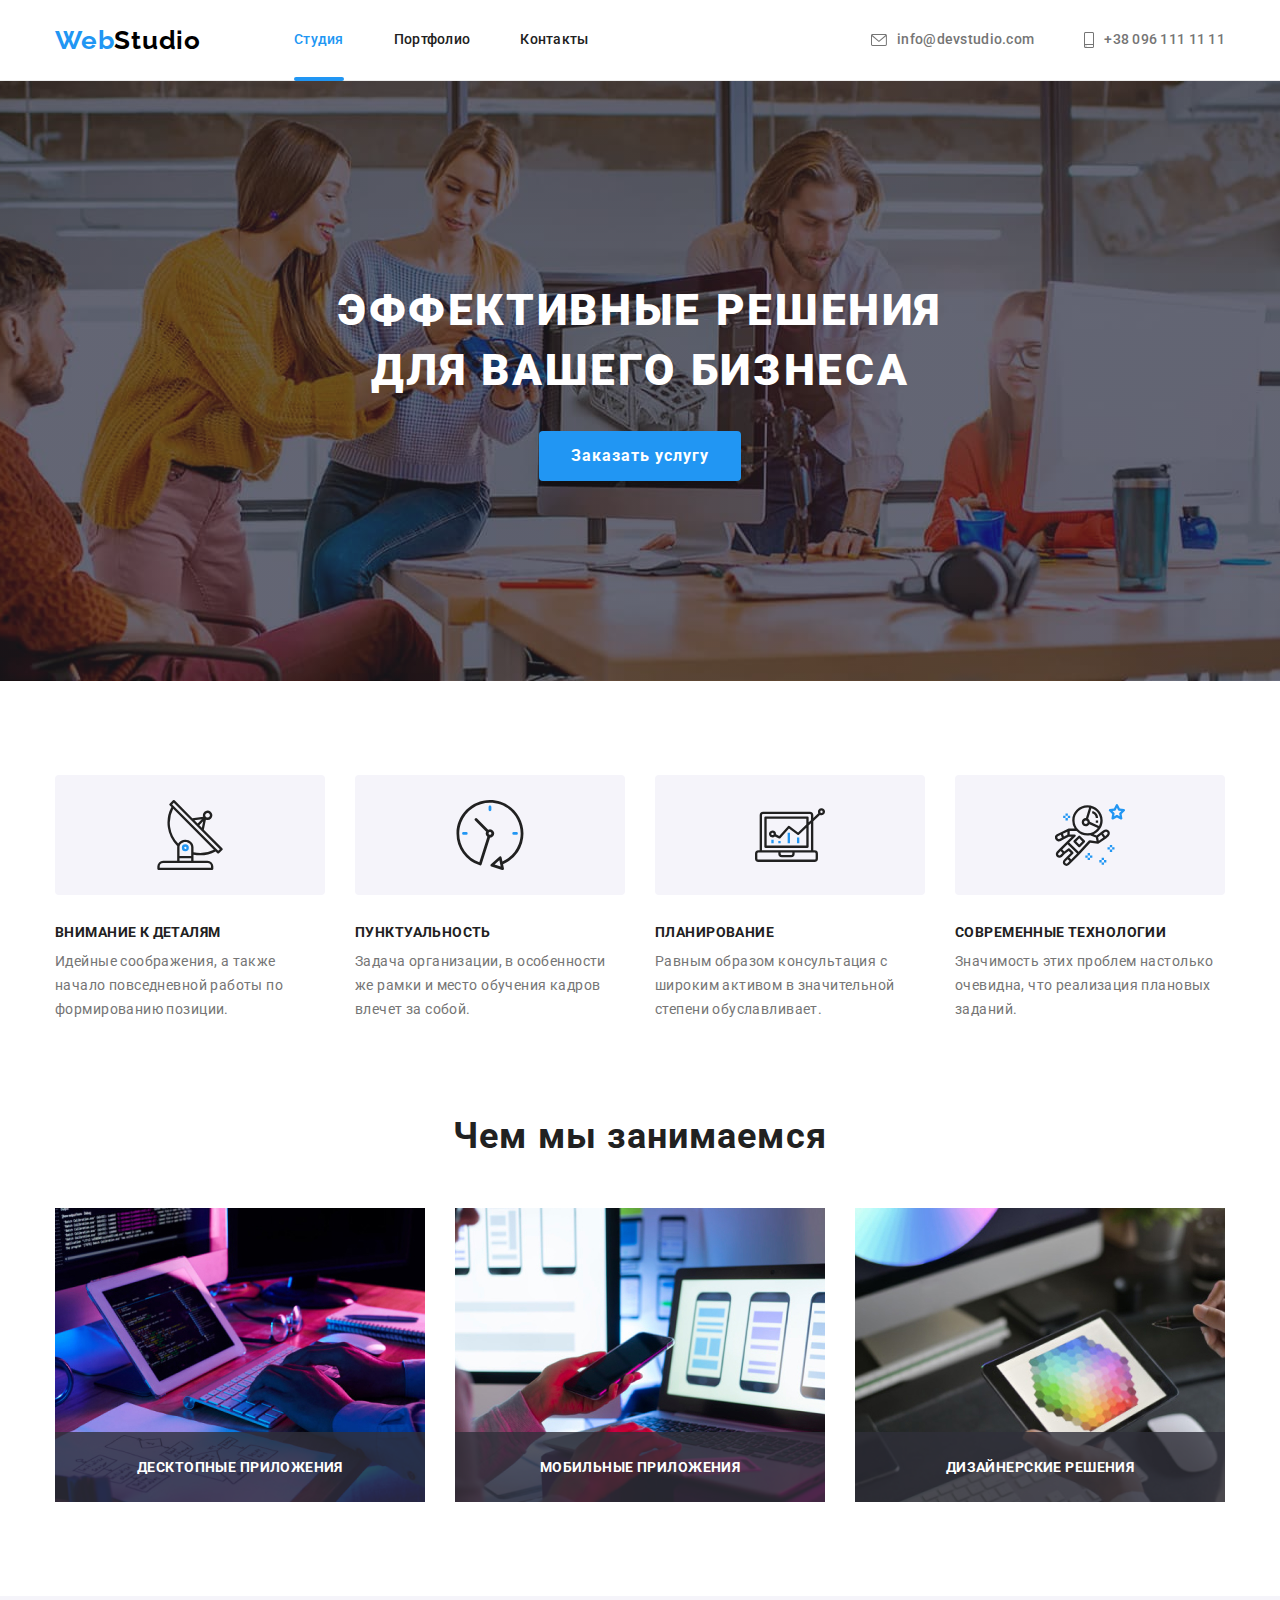
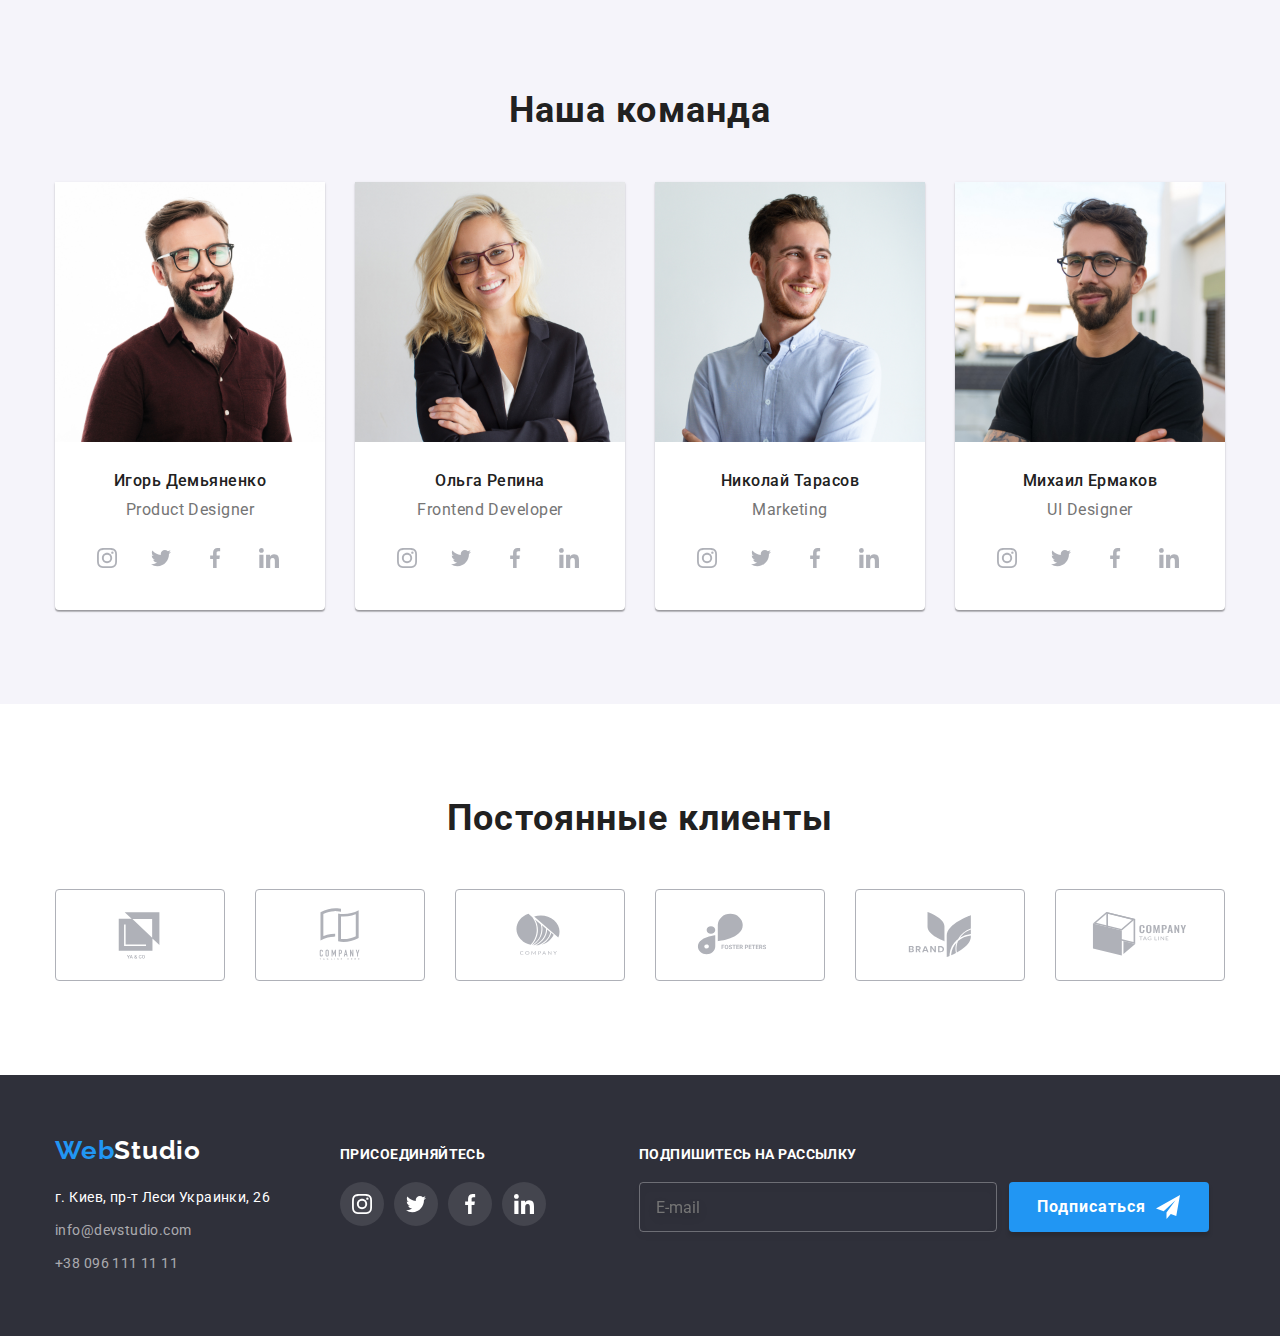
<file: index.html>
<!DOCTYPE html>
<html lang="ru">
  <head>
    <meta charset="UTF-8" />
    <meta http-equiv="X-UA-Compatible" content="IE=edge" />
    <meta name="viewport" content="width=device-width, initial-scale=1.0" />
    <title>WebStudio</title>

    <link rel="preconnect" href="https://fonts.googleapis.com" />
    <link rel="preconnect" href="https://fonts.gstatic.com" crossorigin />
    <link
      href="https://fonts.googleapis.com/css2?family=Raleway:wght@700&family=Roboto:wght@400;500;700;900&display=swap"
      rel="stylesheet"
    />
    <link
      rel="stylesheet"
      href="https://cdn.jsdelivr.net/npm/modern-normalize@1.1.0/modern-normalize.min.css"
    />
    <link rel="stylesheet" href="./css/styles.css" />
  </head>

  <body>
    <!--Шапка страницы-->

    <header class="header">
      <div class="container header-container">
        <a href="./index.html" class="logo-header"
          ><span class="logo-web-color">Web</span>Studio</a
        >
        <!--навигация-->
        <nav class="nav">
          <ul class="site-nav list">
            <li class="nav-list">
              <a href="./index.html" class="link active-link current">Студия</a>
            </li>
            <li class="nav-list">
              <a href="./portfolio.html" class="link">Портфолио</a>
            </li>
            <li class="nav-list"><a href="" class="link">Контакты</a></li>
          </ul>
        </nav>

        <!-----------контакты------------>

        <ul class="list header-group">
          <li class="header-group-list">
            <a
              href="mailto:info@devstudio.com"
              target="_blank"
              rel="noreferrer noopener"
              aria-label="почта"
              class="contact-us-header link"
              ><svg width="16" height="12" class="contact-us-icon">
                <use href="./images-desktop/icons.svg#envelope"></use></svg
              >info@devstudio.com</a
            >
          </li>

          <li class="header-group-list">
            <a
              href="tel:+380961111111"
              target="_blank"
              rel="noreferrer noopener"
              aria-label="телефон"
              class="contact-us-header link"
              ><svg width="10" height="16" class="contact-us-icon">
                <use href="./images-desktop/icons.svg#smartphone"></use></svg
              >+38 096 111 11 11</a
            >
          </li>
        </ul>
      </div>
    </header>

    <!--Основной контент-->

    <main>
      <!--Герой-->
      <section class="section-banner">
        <div class="container">
          <h1 class="banner-text">Эффективные решения для вашего бизнеса</h1>
          <button type="button" class="main-button" data-modal-open>
            Заказать услугу
          </button>
        </div>

        <!--Всплывающее окно при нажатии кнопки-->

        <div class="backdrop is-hidden" data-modal>
          <div class="modal">
            <button class="close-btn" type="button" data-modal-close>
              <svg
                width="18"
                height="18"
                aria-label="Закрыть"
                class="close-icon"
              >
                <use href="./images-desktop/icons.svg#close-black"></use>
              </svg>
            </button>

            <!--Форма заполнения-->
            <form name="order_form" autocomplete="on" class="order_form">
              <p class="modal-text">Оставьте свои данные, мы вам перезвоним</p>
              <div class="form-container">
                <label class="form-label">
                  <span class="order-name">Имя</span>
                  <input
                    type="text"
                    name="user-name"
                    class="form-input"
                    required
                  />
                  <svg width="18" height="18" class="form-icon">
                    <use href="./images-desktop/icons.svg#person-black"></use>
                  </svg>
                </label>

                <label class="form-label">
                  <span class="order-name">Телефон</span>
                  <input
                    type="tel"
                    name="user-tel"
                    class="form-input"
                    required
                  />
                  <svg width="18" height="18" class="form-icon">
                    <use href="./images-desktop/icons.svg#phone-black"></use>
                  </svg>
                </label>

                <label class="form-label">
                  <span class="order-name">Почта</span>
                  <input
                    type="email"
                    name="user-mail"
                    class="form-input"
                    required
                  />
                  <svg width="18" height="18" class="form-icon">
                    <use href="./images-desktop/icons.svg#email-black"></use>
                  </svg>
                </label>

                <label>
                  <span class="order-name">Комментарий</span>
                  <textarea
                    name="user-comment"
                    placeholder="Введите текст"
                    class="form-input-comment"
                    rows="10"
                  ></textarea>
                </label>
              </div>

              <label class="agreement-label">
                
                <input
                  class="agreement-checkbox visually-hidden"
                  type="checkbox"
                  name="checkbox-agreement"
                  checked
                />
                <span class="custom-checkbox" role="checkbox">
                  <svg class="custom-checkbox-icon" width="16" height="15">
                    <use href="./images-desktop/icons.svg#checkbox-ok"></use>
                  </svg>
                </span>

                <span class="agreement-text"
                  >Соглашаюсь с рассылкой и принимаю
                  <a
                    href="https://goit.ua/privacy-policy/"
                    target="_blank"
                    rel="noopener noreferrer"
                    class="agreement-link"
                    >Условия договора</a
                  >
                </span>
              </label>

              <button type="submit" class="modal-btn">Отправить</button>
            </form>
          </div>
        </div>
      </section>

      <!--Преимущества-->

      <section class="section-features">
        <div class="container">
          <h2 aria-hidden="true" class="visually-hidden">Преимущества</h2>
          <ul class="list peculiar-properties-list">
            <li class="peculiar-properties">
              <div class="features-slide">
                <svg class="feature-icon" width="70" height="70">
                  <use href="./images-desktop/icons.svg#antenna"></use>
                </svg>
              </div>
              <h3 class="section-title-list">Внимание к деталям</h3>
              <p class="section-title-description">
                Идейные соображения, а также начало повседневной работы по
                формированию позиции.
              </p>
            </li>

            <li class="peculiar-properties">
              <div class="features-slide">
                <svg class="feature-icon" width="70" height="70">
                  <use href="./images-desktop/icons.svg#clock"></use>
                </svg>
              </div>
              <h3 class="section-title-list">Пунктуальность</h3>
              <p class="section-title-description">
                Задача организации, в особенности же рамки и место обучения
                кадров влечет за собой.
              </p>
            </li>

            <li class="peculiar-properties">
              <div class="features-slide">
                <svg class="feature-icon" width="70" height="70">
                  <use href="./images-desktop/icons.svg#diagram"></use>
                </svg>
              </div>
              <h3 class="section-title-list">Планирование</h3>
              <p class="section-title-description">
                Равным образом консультация с широким активом в значительной
                степени обуславливает.
              </p>
            </li>

            <li class="peculiar-properties">
              <div class="features-slide">
                <svg class="feature-icon" width="70" height="70">
                  <use href="./images-desktop/icons.svg#astronaut"></use>
                </svg>
              </div>
              <h3 class="section-title-list">Современные технологии</h3>
              <p class="section-title-description">
                Значимость этих проблем настолько очевидна, что реализация
                плановых заданий.
              </p>
            </li>
          </ul>
        </div>
      </section>

      <!--Чем мы занимаемся-->

      <section class="section-operation">
        <div class="container">
          <h2>Чем мы занимаемся</h2>
          <ul class="list job-list">
            <li class="job-list-image">
              <p class="job-list-text">Десктопные приложения</p>
              <img
                src="./images-desktop/home/box-1.jpg"
                alt="коробка-1"
                width="370"
              />
            </li>
            <li class="job-list-image">
              <p class="job-list-text">Мобильные приложения</p>
              <img
                src="./images-desktop/home/box-2.jpg"
                alt="коробка-2"
                width="370"
              />
            </li>
            <li class="job-list-image">
              <p class="job-list-text">Дизайнерские решения</p>
              <img
                src="./images-desktop/home/box-3.jpg"
                alt="коробка-3"
                width="370"
              />
            </li>
          </ul>
        </div>
      </section>

      <!--Наша команда-->

      <section class="section-team">
        <div class="container">
          <h2>Наша команда</h2>

          <!--Игорь Демьяненко-->
          <ul class="list team-catalog">
            <li class="team-catalog-list">
              <img
                src="./images-desktop/home/igor.jpg"
                alt="фотография-игоря"
                width="270"
              />
              <div class="worker-name-profession">
                <h3 class="worker-name">Игорь Демьяненко</h3>
                <p class="profession">Product Designer</p>

                <ul class="list icon-list">
                  <li class="icon-enumeration">
                    <a
                      href="https://instagram.com/"
                      target="_blank"
                      rel="noreferrer noopener"
                      aria-label="Instagram icon"
                      class="icon-link"
                    >
                      <svg width="20" height="20" class="employee-icon">
                        <use
                          href="./images-desktop/icons.svg#instagram"
                        ></use></svg
                    ></a>
                  </li>

                  <li class="icon-enumeration">
                    <a
                      href="https://twitter.com/"
                      target="_blank"
                      rel="noreferrer noopener"
                      aria-label="Twitter icon"
                      class="icon-link"
                    >
                      <svg width="20" height="20" class="employee-icon">
                        <use
                          href="./images-desktop/icons.svg#twitter"
                        ></use></svg
                    ></a>
                  </li>

                  <li class="icon-enumeration">
                    <a
                      href="https://facebook.com/"
                      target="_blank"
                      rel="noreferrer noopener"
                      aria-label="Facebook icon"
                      class="icon-link"
                    >
                      <svg width="20" height="20" class="employee-icon">
                        <use
                          href="./images-desktop/icons.svg#facebook"
                        ></use></svg
                    ></a>
                  </li>

                  <li class="icon-enumeration">
                    <a
                      href="https://linkedin.com/"
                      target="_blank"
                      rel="noreferrer noopener"
                      aria-label="Linkedin icon"
                      class="icon-link"
                    >
                      <svg width="20" height="20" class="employee-icon">
                        <use
                          href="./images-desktop/icons.svg#linkedin"
                        ></use></svg
                    ></a>
                  </li>
                </ul>
              </div>
            </li>

            <!--Ольга Репина-->
            <li class="team-catalog-list">
              <img
                src="./images-desktop/home/olga.jpg"
                alt="фотография-ольги"
                width="270"
              />
              <div class="worker-name-profession">
                <h3 class="worker-name">Ольга Репина</h3>
                <p class="profession">Frontend Developer</p>

                <ul class="list icon-list">
                  <li class="icon-enumeration">
                    <a
                      href="https://instagram.com/"
                      target="_blank"
                      rel="noreferrer noopener"
                      aria-label="Instagram icon"
                      class="icon-link"
                    >
                      <svg width="20" height="20" class="employee-icon">
                        <use
                          href="./images-desktop/icons.svg#instagram"
                        ></use></svg
                    ></a>
                  </li>

                  <li class="icon-enumeration">
                    <a
                      href="https://twitter.com/"
                      target="_blank"
                      rel="noreferrer noopener"
                      aria-label="Twitter icon"
                      class="icon-link"
                    >
                      <svg width="20" height="20" class="employee-icon">
                        <use
                          href="./images-desktop/icons.svg#twitter"
                        ></use></svg
                    ></a>
                  </li>

                  <li class="icon-enumeration">
                    <a
                      href="https://facebook.com/"
                      target="_blank"
                      rel="noreferrer noopener"
                      aria-label="Facebook icon"
                      class="icon-link"
                    >
                      <svg width="20" height="20" class="employee-icon">
                        <use
                          href="./images-desktop/icons.svg#facebook"
                        ></use></svg
                    ></a>
                  </li>

                  <li class="icon-enumeration">
                    <a
                      href="https://linkedin.com/"
                      target="_blank"
                      rel="noreferrer noopener"
                      aria-label="Linkedin icon"
                      class="icon-link"
                    >
                      <svg width="20" height="20" class="employee-icon">
                        <use
                          href="./images-desktop/icons.svg#linkedin"
                        ></use></svg
                    ></a>
                  </li>
                </ul>
              </div>
            </li>

            <!--Николай Тарасов-->
            <li class="team-catalog-list">
              <img
                src="./images-desktop/home/nikolya.jpg"
                alt="фотография-николая"
                width="270"
              />
              <div class="worker-name-profession">
                <h3 class="worker-name">Николай Тарасов</h3>
                <p class="profession">Marketing</p>

                <ul class="list icon-list">
                  <li class="icon-enumeration">
                    <a
                      href="https://instagram.com/"
                      target="_blank"
                      rel="noreferrer noopener"
                      aria-label="Instagram icon"
                      class="icon-link"
                    >
                      <svg width="20" height="20" class="employee-icon">
                        <use
                          href="./images-desktop/icons.svg#instagram"
                        ></use></svg
                    ></a>
                  </li>

                  <li class="icon-enumeration">
                    <a
                      href="https://twitter.com/"
                      target="_blank"
                      rel="noreferrer noopener"
                      aria-label="Twitter icon"
                      class="icon-link"
                    >
                      <svg width="20" height="20" class="employee-icon">
                        <use
                          href="./images-desktop/icons.svg#twitter"
                        ></use></svg
                    ></a>
                  </li>

                  <li class="icon-enumeration">
                    <a
                      href="https://facebook.com/"
                      target="_blank"
                      rel="noreferrer noopener"
                      aria-label="Facebook icon"
                      class="icon-link"
                    >
                      <svg width="20" height="20" class="employee-icon">
                        <use
                          href="./images-desktop/icons.svg#facebook"
                        ></use></svg
                    ></a>
                  </li>

                  <li class="icon-enumeration">
                    <a
                      href="https://linkedin.com/"
                      target="_blank"
                      rel="noreferrer noopener"
                      aria-label="Linkedin icon"
                      class="icon-link"
                    >
                      <svg width="20" height="20" class="employee-icon">
                        <use
                          href="./images-desktop/icons.svg#linkedin"
                        ></use></svg
                    ></a>
                  </li>
                </ul>
              </div>
            </li>

            <!--Михаил Ермаков-->
            <li class="team-catalog-list">
              <img
                src="./images-desktop/home/michael.jpg"
                alt="фотография-михаила"
                width="270"
              />
              <div class="worker-name-profession">
                <h3 class="worker-name">Михаил Ермаков</h3>
                <p class="profession">UI Designer</p>

                <ul class="list icon-list">
                  <li class="icon-enumeration">
                    <a
                      href="https://instagram.com/"
                      target="_blank"
                      rel="noreferrer noopener"
                      aria-label="Instagram icon"
                      class="icon-link"
                    >
                      <svg width="20" height="20" class="employee-icon">
                        <use
                          href="./images-desktop/icons.svg#instagram"
                        ></use></svg
                    ></a>
                  </li>

                  <li class="icon-enumeration">
                    <a
                      href="https://twitter.com/"
                      target="_blank"
                      rel="noreferrer noopener"
                      aria-label="Twitter icon"
                      class="icon-link"
                    >
                      <svg width="20" height="20" class="employee-icon">
                        <use
                          href="./images-desktop/icons.svg#twitter"
                        ></use></svg
                    ></a>
                  </li>

                  <li class="icon-enumeration">
                    <a
                      href="https://facebook.com/"
                      target="_blank"
                      rel="noreferrer noopener"
                      aria-label="Facebook icon"
                      class="icon-link"
                    >
                      <svg width="20" height="20" class="employee-icon">
                        <use
                          href="./images-desktop/icons.svg#facebook"
                        ></use></svg
                    ></a>
                  </li>

                  <li class="icon-enumeration">
                    <a
                      href="https://linkedin.com/"
                      target="_blank"
                      rel="noreferrer noopener"
                      aria-label="Linkedin icon"
                      class="icon-link"
                    >
                      <svg width="20" height="20" class="employee-icon">
                        <use
                          href="./images-desktop/icons.svg#linkedin"
                        ></use></svg
                    ></a>
                  </li>
                </ul>
              </div>
            </li>
          </ul>
        </div>
      </section>

      <!--Постоянные клиенты-->
      <section class="section-clients">
        <div class="container">
          <h2>Постоянные клиенты</h2>
          <ul class="list regular-clients">
            <li class="clients-list">
              <a
                href=""
                target="_blank"
                rel="noreferrer noopener"
                aria-label="иконка компании"
                class="clients-link"
              >
                <svg width="106" height="60">
                  <use href="./images-desktop/icons.svg#logo"></use></svg
              ></a>
            </li>

            <li class="clients-list">
              <a
                href=""
                target="_blank"
                rel="noreferrer noopener"
                aria-label="иконка компании"
                class="clients-link"
              >
                <svg width="106" height="60">
                  <use href="./images-desktop/icons.svg#logo-1"></use></svg
              ></a>
            </li>

            <li class="clients-list">
              <a
                href=""
                target="_blank"
                rel="noreferrer noopener"
                aria-label="иконка компании"
                class="clients-link"
              >
                <svg width="106" height="60">
                  <use href="./images-desktop/icons.svg#logo-2"></use></svg
              ></a>
            </li>

            <li class="clients-list">
              <a
                href=""
                target="_blank"
                rel="noreferrer noopener"
                aria-label="иконка компании"
                class="clients-link"
              >
                <svg width="106" height="60">
                  <use href="./images-desktop/icons.svg#logo-3"></use></svg
              ></a>
            </li>

            <li class="clients-list">
              <a
                href=""
                target="_blank"
                rel="noreferrer noopener"
                aria-label="иконка компании"
                class="clients-link"
              >
                <svg width="106" height="60">
                  <use href="./images-desktop/icons.svg#logo-4"></use></svg
              ></a>
            </li>

            <li class="clients-list">
              <a
                href=""
                target="_blank"
                rel="noreferrer noopener"
                aria-label="иконка компании"
                class="clients-link"
              >
                <svg width="106" height="60">
                  <use href="./images-desktop/icons.svg#logo-5"></use></svg
              ></a>
            </li>
          </ul>
        </div>
      </section>
    </main>

    <!--Подвал-->
    <footer class="footer">
      <div class="container footer-container">
        <div class="footer-left-side">
          <a href="./index.html" class="logo-footer"
            ><span class="logo-web-color">Web</span>Studio</a
          >
          <!--контакты-->
          <address>
            <ul class="list">
              <li class="address-list">
                <a
                  href="https://goo.gl/maps/LPEJVMpC73GCGw6BA"
                  class="address-country"
                  >г. Киев, пр-т Леси Украинки, 26</a
                >
              </li>
              <li class="address-list">
                <a href="mailto:info@devstudio.com" class="contact-us-footer"
                  >info@devstudio.com</a
                >
              </li>
              <li class="address-list">
                <a href="tel:+380961111111" class="contact-us-footer"
                  >+38 096 111 11 11</a
                >
              </li>
            </ul>
          </address>
        </div>

        <div class="footer-right-side">
          <h4 class="footer-invite">присоединяйтесь</h4>
          <ul class="list footer-icons">
            <li class="footer-list">
              <a
                href="https://instagram.com/"
                target="_blank"
                rel="noreferrer noopener"
                aria-label="Instagram icon"
                class="footer-link"
              >
                <svg width="20" height="20">
                  <use href="./images-desktop/icons.svg#instagram"></use></svg
              ></a>
            </li>

            <li class="footer-list">
              <a
                href="https://twitter.com/"
                target="_blank"
                rel="noreferrer noopener"
                aria-label="Twitter icon"
                class="footer-link"
              >
                <svg width="20" height="20">
                  <use href="./images-desktop/icons.svg#twitter"></use></svg
              ></a>
            </li>

            <li class="footer-list">
              <a
                href="https://facebook.com/"
                target="_blank"
                rel="noreferrer noopener"
                aria-label="Facebook icon"
                class="footer-link"
              >
                <svg width="20" height="20">
                  <use href="./images-desktop/icons.svg#facebook"></use></svg
              ></a>
            </li>

            <li class="footer-list">
              <a
                href="https://linkedin.com/"
                target="_blank"
                rel="noreferrer noopener"
                aria-label="Linkedin icon"
                class="footer-link"
              >
                <svg width="20" height="20">
                  <use href="./images-desktop/icons.svg#linkedin"></use></svg
              ></a>
            </li>
          </ul>
        </div>

        <div class="footer-form">
          <h4 class="footer-invite">Подпишитесь на рассылку</h4>
          <form class="mail-form" name="mail-form" autocomplete="on" novalidate>
            <input
              class="mail-form-input"
              type="email"
              name="user-mail"
              placeholder="E-mail"
            />
            <button class="mail-form-button" type="submit">
              Подписаться<svg class="footer-icon" width="24" height="24">
                <use href="./images-desktop/icons.svg#icon-send"></use>
              </svg>
            </button>
          </form>
        </div>
      </div>
    </footer>

    <script src="./js/modal.js"></script>
  </body>
</html>
</file>
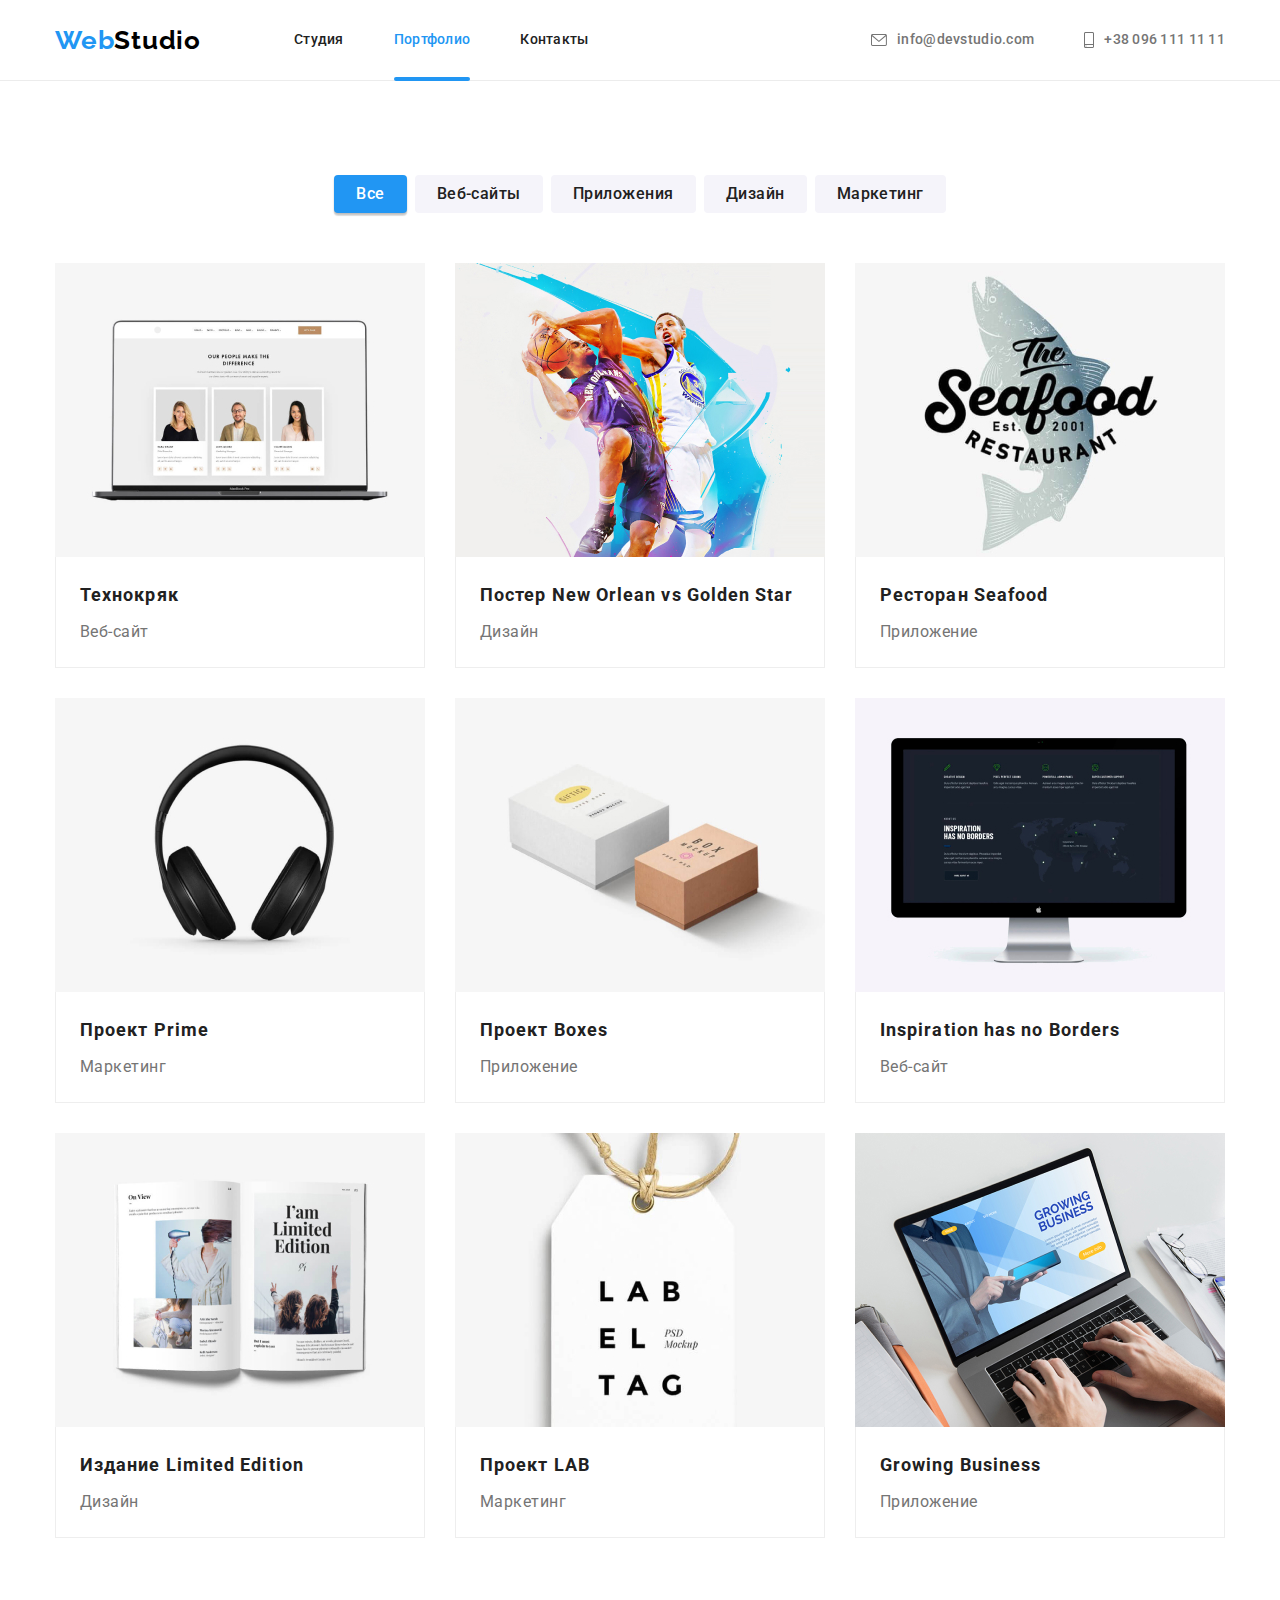
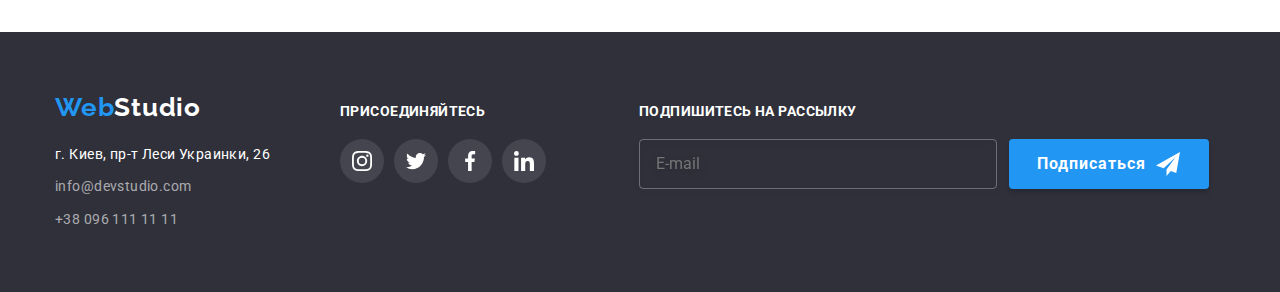
<file: portfolio.html>
<!DOCTYPE html>
<html lang="en">
  <head>
    <meta charset="UTF-8" />
    <meta http-equiv="X-UA-Compatible" content="IE=edge" />
    <meta name="viewport" content="width=device-width, initial-scale=1.0" />
    <title>WebStudio</title>

    <link rel="preconnect" href="https://fonts.googleapis.com" />
    <link rel="preconnect" href="https://fonts.gstatic.com" crossorigin />
    <link
      href="https://fonts.googleapis.com/css2?family=Raleway:wght@700&family=Roboto:wght@400;500;700;900&display=swap"
      rel="stylesheet"
    />

    <link
      rel="stylesheet"
      href="https://cdn.jsdelivr.net/npm/modern-normalize@1.1.0/modern-normalize.min.css"
    />
    <link rel="stylesheet" href="./css/styles.css">
  </head>

  <body>

    <!--Шапка страницы-->
    <header class="header">
      <div class="container header-container">
          <a href="./portfolio.html" class="logo-header"
            ><span class="logo-web-color">Web</span>Studio</a>
       <!--навигация-->     
          <nav class="nav">
          <ul class="site-nav list">
            <li class="nav-list"><a href="./index.html" class="link">Студия</a></li>
            <li class="nav-list"><a href="./portfolio.html" class="link active-link current">Портфолио</a></li>
            <li class="nav-list"><a href="" class="link">Контакты</a></li>
          </ul>
        </nav>
  
        <!------------контакты------------>
        <ul class="list header-group">
          <li class="header-group-list">
            <a href="mailto:info@devstudio.com" target="_blank" rel="noreferrer noopener" aria-label="почта" class="contact-us-header link"
              ><svg width="16" height="12" class="contact-us-icon">
                <use href="./images-desktop/icons.svg#envelope"></use>
              </svg>info@devstudio.com</a>
          </li>
  
          <li class="header-group-list">
            <a href="tel:+380961111111" target="_blank" rel="noreferrer noopener" aria-label="телефон" class="contact-us-header link"><svg width="10" height="16" class="contact-us-icon">
              <use href="./images-desktop/icons.svg#smartphone"></use>
            </svg>+38 096 111 11 11</a>
          </li>
        </ul>
      </div>
      </header>

<!--Портфолио-->
    <main>
      <!--Кнопки-->
      <section class="section-portfolio">
        <div class="container">
        <ul class="list button-list">
          <li class="item">
            <button type="button" class="portfolio-button active-button">
              Все
            </button>
          </li>
          <li class="item">
            <button type="button" class="portfolio-button">Веб-сайты</button>
          </li>
          <li class="item">
            <button type="button" class="portfolio-button">Приложения</button>
          </li>
          <li class="item"><button type="button" class="portfolio-button">Дизайн</button></li>
          <li class="item">
            <button type="button" class="portfolio-button">Маркетинг</button>
          </li>
        </ul>

        <!--Иконки фото-->
        <ul class="list projects-box">
          <li class="projects-box-list">
            <a href="" class="projects-box-link">
              <div class="overlay">
                <img src="./images-desktop/portfolio/box-1.jpg" alt="коробка-1" width="370" />
                <p class="projects-box-description">Ресурс предлагает комплексные предложения с разным уровнем функционала и сервисов. Все это позволит посетителю получить исчерпывающие сведения <br> о компании или частном лице.</p>
            </div>
              <div class="portfolio-list">
              <h3 class="text-title">Технокряк</h3>
              <p class="text-title-under">Веб-сайт</p>
            </div>
          </a> 
          </li>

          <li class="projects-box-list">
            <a href="" class="projects-box-link">
              <div class="overlay">
                <img src="./images-desktop/portfolio/box-2.jpg" alt="коробка-2" width="370" />
                <p class="projects-box-description">Ресурс предлагает комплексные предложения с разным уровнем функционала и сервисов. Все это позволит посетителю получить исчерпывающие сведения <br> о компании или частном лице.</p>
              </div>
              <div class="portfolio-list">
              <h3 class="text-title">Постер New Orlean vs Golden Star</h3>
              <p class="text-title-under">Дизайн</p>
            </div>
              </a>
          </li>

          <li class="projects-box-list">
            <a href="" class="projects-box-link">
              <div class="overlay">
                <img src="./images-desktop/portfolio/box-3.jpg" alt="коробка-3" width="370" />
              <p class="projects-box-description">Ресурс предлагает комплексные предложения с разным уровнем функционала и сервисов. Все это позволит посетителю получить исчерпывающие сведения <br> о компании или частном лице.</p>
            </div>
              <div class="portfolio-list">
              <h3 class="text-title">Ресторан Seafood</h3>
              <p class="text-title-under">Приложение</p>
            </div>
            </a>
          </li>

          <li class="projects-box-list">
            <a href="" class="projects-box-link">
              <div class="overlay">
                <img src="./images-desktop/portfolio/box-4.jpg" alt="коробка-4" width="370" />
              <p class="projects-box-description">Ресурс предлагает комплексные предложения с разным уровнем функционала и сервисов. Все это позволит посетителю получить исчерпывающие сведения <br> о компании или частном лице.</p>
            </div>
              <div class="portfolio-list">
              <h3 class="text-title">Проект Prime</h3>
              <p class="text-title-under">Маркетинг</p>
            </div>
            </a>
          </li>

          <li class="projects-box-list">
            <a href="" class="projects-box-link">
              <div class="overlay">
                <img src="./images-desktop/portfolio/box-5.jpg" alt="коробка-5" width="370" />
              <p class="projects-box-description">Ресурс предлагает комплексные предложения с разным уровнем функционала и сервисов. Все это позволит посетителю получить исчерпывающие сведения <br> о компании или частном лице.</p>
            </div>
              <div class="portfolio-list">
              <h3 class="text-title">Проект Boxes</h3>
              <p class="text-title-under">Приложение</p>
            </div>
            </a>
          </li>

          <li class="projects-box-list">
            <a href="" class="projects-box-link">
              <div class="overlay">
                <img src="./images-desktop/portfolio/box-6.jpg" alt="коробка-6" width="370" />
              <p class="projects-box-description">Ресурс предлагает комплексные предложения с разным уровнем функционала и сервисов. Все это позволит посетителю получить исчерпывающие сведения <br> о компании или частном лице.</p>
            </div>
              <div class="portfolio-list">
              <h3 class="text-title">Inspiration has no Borders</h3>
              <p class="text-title-under">Веб-сайт</p>
          </div>
        </a>
          </li>

          <li class="projects-box-list">
            <a href="" class="projects-box-link">
              <div class="overlay">
                <img src="./images-desktop/portfolio/box-7.jpg" alt="коробка-7" width="370" />
              <p class="projects-box-description">Ресурс предлагает комплексные предложения с разным уровнем функционала и сервисов. Все это позволит посетителю получить исчерпывающие сведения <br> о компании или частном лице.</p>
            </div>
              <div class="portfolio-list">
              <h3 class="text-title">Издание Limited Edition</h3>
              <p class="text-title-under">Дизайн</p>
            </div>
          </a>
          </li>

          <li class="projects-box-list">
            <a href="" class="projects-box-link">
              <div class="overlay">
                <img src="./images-desktop/portfolio/box-8.jpg" alt="коробка-8" width="370" />
              <p class="projects-box-description">Ресурс предлагает комплексные предложения с разным уровнем функционала и сервисов. Все это позволит посетителю получить исчерпывающие сведения <br> о компании или частном лице.</p>
            </div>
              <div class="portfolio-list">
              <h3 class="text-title">Проект LAB</h3>
              <p class="text-title-under">Маркетинг</p>
            </div>
          </a>
          </li>

          <li class="projects-box-list">
            <a href="" class="projects-box-link">
              <div class="overlay">
                <img src="./images-desktop/portfolio/box-9.jpg" alt="коробка-9" width="370" />
              <p class="projects-box-description">Ресурс предлагает комплексные предложения с разным уровнем функционала и сервисов. Все это позволит посетителю получить исчерпывающие сведения <br> о компании или частном лице.</p>
            </div>
              <div class="portfolio-list">
              <h3 class="text-title">Growing Business</h3>
              <p class="text-title-under">Приложение</p>
            </div>
          </a>
          </li>
        </ul>
      </div>
      </section>
    </main>

    <!--Подвал-->
    <footer class="footer">   

      <div class="container footer-container">
        <div class="footer-left-side">
        <a href="./index.html" class="logo-footer"
          ><span class="logo-web-color">Web</span>Studio</a
        >
        <!--контакты-->
        <address>
          <ul class="list">
            <li class="address-list">
              <a href="https://goo.gl/maps/LPEJVMpC73GCGw6BA" class="address-country"
                >г. Киев, пр-т Леси Украинки, 26</a
              >
            </li>
            <li class="address-list"><a href="mailto:info@devstudio.com" class="contact-us-footer">info@devstudio.com</a></li>
            <li class="address-list"><a href="tel:+380961111111" class="contact-us-footer">+38 096 111 11 11</a></li>
          </ul>
        </address>
      </div>
        
        <div class="footer-right-side">
          <h4 class="footer-invite">присоединяйтесь</h4>
          <ul class="list footer-icons">
            <li class="footer-list">
              <a href="https://instagram.com/" target="_blank" rel="noreferrer noopener" aria-label="Instagram icon" class="footer-link">
                <svg width="20" height="20">
                  <use href="./images-desktop/icons.svg#instagram">
                  </use>
                </svg></a>
          </li>
    
          <li class="footer-list">
            <a href="https://twitter.com/" target="_blank" rel="noreferrer noopener" aria-label="Twitter icon" class="footer-link">
              <svg width="20" height="20">
                <use href="./images-desktop/icons.svg#twitter">
                </use>
              </svg></a>
          </li>
    
          <li class="footer-list">
            <a href="https://facebook.com/" target="_blank" rel="noreferrer noopener" aria-label="Facebook icon" class="footer-link">
              <svg width="20" height="20">
                <use href="./images-desktop/icons.svg#facebook">
                </use>
              </svg></a>
          </li>
    
          <li class="footer-list">
            <a href="https://linkedin.com/" target="_blank" rel="noreferrer noopener" aria-label="Linkedin icon" class="footer-link">
              <svg width="20" height="20">
                <use href="./images-desktop/icons.svg#linkedin">
                </use>
              </svg></a>
          </li>
        </ul>
        </div>
  
        <div class="footer-form">
          <h4 class="footer-invite">Подпишитесь на рассылку</h4>
            <form class="mail-form" name="mail-form" autocomplete="on" novalidate>
              <input class="mail-form-input" type="email" name="mail" placeholder="E-mail">
              <button class="mail-form-button" type="submit">Подписаться<svg class="footer-icon" width="24" height="24">
                      <use href="./images-desktop/icons.svg#icon-send"></use>
                  </svg></button>
          </form>
      </div>
  
      </div>
        </footer>

      <!-- <svg width="" height="">
        <use href=""></use>
      </svg> -->

  </body>
</html>
</file>
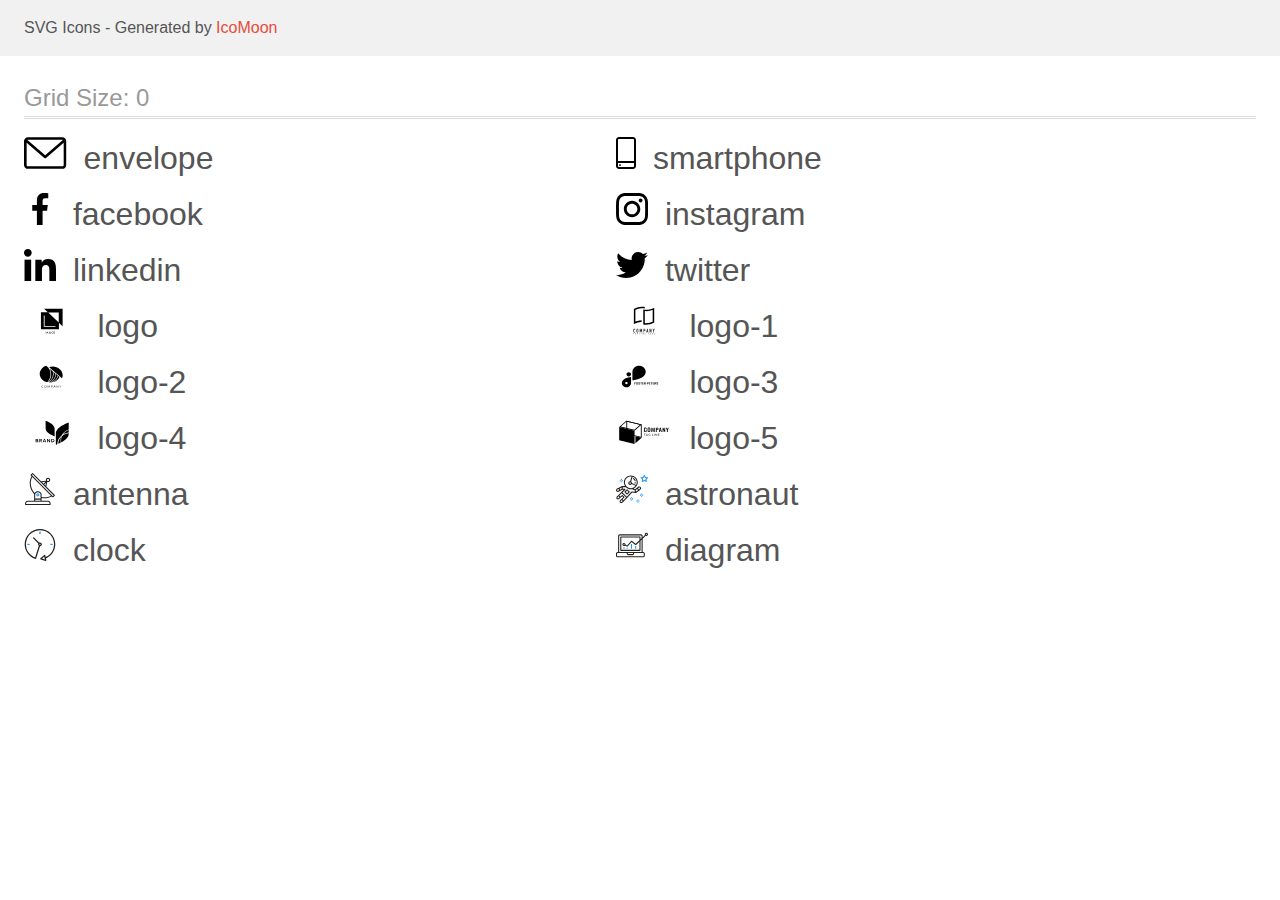
<file: images-desktop/icons-svg/icomoon/demo.html>
<!doctype html>
<html>
<head>
    <title>IcoMoon - SVG Icons</title>
    <meta charset="utf-8">
    <meta name="viewport" content="width=device-width, initial-scale=1">
    <link rel="stylesheet" href="demo-files/demo.css">
    <link rel="stylesheet" href="style.css">
</head>
<body>
<svg aria-hidden="true" style="position: absolute; width: 0; height: 0; overflow: hidden;" version="1.1" xmlns="http://www.w3.org/2000/svg" xmlns:xlink="http://www.w3.org/1999/xlink">
<defs>
<symbol id="envelope" viewBox="0 0 43 32">
<path d="M38.667 0h-34.667c-2.206 0-4 1.794-4 4v24c0 2.206 1.794 4 4 4h34.667c2.206 0 4-1.794 4-4v-24c0-2.206-1.794-4-4-4zM38.667 2.667c0.181 0 0.353 0.038 0.511 0.103l-17.844 15.466-17.844-15.466c0.158-0.066 0.33-0.103 0.511-0.103h34.667zM38.667 29.333h-34.667c-0.736 0-1.333-0.598-1.333-1.333v-22.413l17.793 15.421c0.251 0.217 0.563 0.326 0.874 0.326s0.622-0.108 0.874-0.326l17.793-15.421v22.413c0 0.736-0.598 1.333-1.333 1.333z"></path>
</symbol>
<symbol id="smartphone" viewBox="0 0 20 32">
<path d="M17 0h-14c-1.654 0-3 1.346-3 3v26c0 1.654 1.346 3 3 3h14c1.654 0 3-1.346 3-3v-26c0-1.654-1.346-3-3-3zM3 2h14c0.552 0 1 0.448 1 1v21h-16v-21c0-0.552 0.448-1 1-1zM17 30h-14c-0.552 0-1-0.448-1-1v-3h16v3c0 0.552-0.448 1-1 1z"></path>
<path d="M4.707 27.478c0.391 0.365 0.391 0.956 0 1.321s-1.024 0.365-1.414 0c-0.391-0.365-0.391-0.956 0-1.321s1.024-0.365 1.414 0z"></path>
</symbol>
<symbol id="facebook" viewBox="0 0 32 32">
<path d="M21.329 5.313h2.921v-5.088c-0.504-0.069-2.237-0.225-4.256-0.225-4.212 0-7.097 2.649-7.097 7.519v4.481h-4.648v5.688h4.648v14.312h5.699v-14.311h4.46l0.708-5.688h-5.169v-3.919c0.001-1.644 0.444-2.769 2.735-2.769z"></path>
</symbol>
<symbol id="instagram" viewBox="0 0 32 32">
<path d="M31.969 9.408c-0.075-1.7-0.35-2.869-0.744-3.882-0.406-1.075-1.032-2.038-1.851-2.838-0.8-0.813-1.769-1.444-2.832-1.844-1.019-0.394-2.182-0.669-3.882-0.744-1.713-0.081-2.257-0.1-6.601-0.1s-4.888 0.019-6.595 0.094c-1.7 0.075-2.869 0.35-3.882 0.744-1.075 0.406-2.038 1.031-2.838 1.85-0.813 0.8-1.444 1.769-1.844 2.832-0.394 1.019-0.669 2.182-0.744 3.882-0.081 1.713-0.1 2.257-0.1 6.601s0.019 4.888 0.094 6.595c0.075 1.7 0.35 2.869 0.744 3.882 0.406 1.075 1.038 2.038 1.85 2.838 0.8 0.813 1.769 1.444 2.832 1.844 1.019 0.394 2.182 0.669 3.882 0.744 1.706 0.075 2.25 0.094 6.595 0.094s4.888-0.019 6.595-0.094c1.7-0.075 2.869-0.35 3.882-0.744 2.151-0.832 3.851-2.532 4.682-4.682 0.394-1.019 0.669-2.182 0.744-3.882 0.075-1.707 0.094-2.251 0.094-6.595s-0.006-4.888-0.081-6.595zM29.087 22.473c-0.069 1.563-0.331 2.407-0.55 2.969-0.538 1.394-1.644 2.5-3.038 3.038-0.563 0.219-1.413 0.481-2.969 0.55-1.688 0.075-2.194 0.094-6.464 0.094s-4.782-0.019-6.464-0.094c-1.563-0.069-2.407-0.331-2.969-0.55-0.694-0.256-1.325-0.663-1.838-1.194-0.531-0.519-0.938-1.144-1.194-1.838-0.219-0.563-0.481-1.413-0.55-2.969-0.075-1.688-0.094-2.194-0.094-6.464s0.019-4.782 0.094-6.464c0.069-1.563 0.331-2.407 0.55-2.969 0.256-0.694 0.663-1.325 1.2-1.838 0.519-0.531 1.144-0.938 1.838-1.194 0.563-0.219 1.413-0.481 2.969-0.55 1.688-0.075 2.194-0.094 6.464-0.094 4.276 0 4.782 0.019 6.464 0.094 1.563 0.069 2.407 0.331 2.969 0.55 0.694 0.256 1.325 0.662 1.838 1.194 0.531 0.519 0.938 1.144 1.194 1.838 0.219 0.563 0.481 1.413 0.55 2.969 0.075 1.688 0.094 2.194 0.094 6.464s-0.019 4.77-0.094 6.458z"></path>
<path d="M16.059 7.783c-4.538 0-8.22 3.682-8.22 8.22s3.682 8.22 8.22 8.22c4.539 0 8.22-3.682 8.22-8.22s-3.682-8.22-8.22-8.22zM16.059 21.335c-2.944 0-5.332-2.388-5.332-5.332s2.388-5.332 5.332-5.332c2.944 0 5.332 2.388 5.332 5.332s-2.388 5.332-5.332 5.332z"></path>
<path d="M26.524 7.458c0 1.060-0.859 1.919-1.919 1.919s-1.919-0.859-1.919-1.919c0-1.060 0.859-1.919 1.919-1.919s1.919 0.859 1.919 1.919z"></path>
</symbol>
<symbol id="linkedin" viewBox="0 0 32 32">
<path d="M31.992 32v-0.001h0.008v-11.736c0-5.741-1.236-10.164-7.948-10.164-3.227 0-5.392 1.771-6.276 3.449h-0.093v-2.913h-6.364v21.364h6.627v-10.579c0-2.785 0.528-5.479 3.977-5.479 3.399 0 3.449 3.179 3.449 5.657v10.401h6.62z"></path>
<path d="M0.528 10.636h6.635v21.364h-6.635v-21.364z"></path>
<path d="M3.843 0c-2.121 0-3.843 1.721-3.843 3.843s1.721 3.879 3.843 3.879c2.121 0 3.843-1.757 3.843-3.879-0.001-2.121-1.723-3.843-3.843-3.843v0z"></path>
</symbol>
<symbol id="twitter" viewBox="0 0 32 32">
<path d="M32 6.078c-1.19 0.522-2.458 0.868-3.78 1.036 1.36-0.812 2.398-2.088 2.886-3.626-1.268 0.756-2.668 1.29-4.16 1.588-1.204-1.282-2.92-2.076-4.792-2.076-3.632 0-6.556 2.948-6.556 6.562 0 0.52 0.044 1.020 0.152 1.496-5.454-0.266-10.28-2.88-13.522-6.862-0.566 0.982-0.898 2.106-0.898 3.316 0 2.272 1.17 4.286 2.914 5.452-1.054-0.020-2.088-0.326-2.964-0.808 0 0.020 0 0.046 0 0.072 0 3.188 2.274 5.836 5.256 6.446-0.534 0.146-1.116 0.216-1.72 0.216-0.42 0-0.844-0.024-1.242-0.112 0.85 2.598 3.262 4.508 6.13 4.57-2.232 1.746-5.066 2.798-8.134 2.798-0.538 0-1.054-0.024-1.57-0.090 2.906 1.874 6.35 2.944 10.064 2.944 12.072 0 18.672-10 18.672-18.668 0-0.29-0.010-0.57-0.024-0.848 1.302-0.924 2.396-2.078 3.288-3.406z"></path>
</symbol>
<symbol id="logo" viewBox="0 0 57 32">
<path d="M20.267 3.733l3.738 3.538-6.938-0.004v17.166h18.133v-6.564l3.733 3.534v-17.671h-18.667zM35.036 17.455l-10.597-10.032h10.597v10.032zM31.746 21.923h-11.81v-11.545h0.835v10.764h10.975v0.782zM22.725 26.72l-0.436 0.898-0.436-0.898h-0.366l0.637 1.198v0.698h0.331v-0.698l0.635-1.198h-0.365zM23.273 28.615l0.154-0.441h0.734l0.155 0.441h0.344l-0.717-1.896h-0.296l-0.716 1.896h0.342zM23.794 27.122l0.275 0.786h-0.549l0.275-0.786zM25.531 27.863c-0.048 0.073-0.072 0.153-0.072 0.241 0 0.16 0.056 0.29 0.168 0.389s0.263 0.148 0.451 0.148 0.349-0.051 0.484-0.152l0.107 0.126h0.367l-0.279-0.329c0.109-0.149 0.164-0.341 0.164-0.574h-0.275c0 0.128-0.026 0.243-0.079 0.348l-0.366-0.432 0.129-0.094c0.091-0.066 0.157-0.132 0.197-0.198s0.060-0.14 0.060-0.219c0-0.12-0.044-0.22-0.133-0.301s-0.201-0.122-0.339-0.122c-0.153 0-0.274 0.043-0.365 0.13s-0.135 0.203-0.135 0.352c0 0.061 0.014 0.124 0.043 0.189s0.081 0.144 0.155 0.237c-0.141 0.101-0.235 0.188-0.283 0.262zM26.386 28.282c-0.093 0.071-0.193 0.107-0.299 0.107-0.095 0-0.17-0.027-0.227-0.082s-0.085-0.126-0.085-0.214c0-0.102 0.052-0.192 0.156-0.271l0.040-0.029 0.414 0.488zM26.046 27.442c-0.089-0.11-0.134-0.202-0.134-0.275 0-0.063 0.018-0.116 0.055-0.158s0.085-0.063 0.147-0.063c0.057 0 0.105 0.018 0.142 0.053s0.056 0.077 0.056 0.126c0 0.075-0.027 0.136-0.081 0.184l-0.040 0.033-0.145 0.099zM29.132 28.472c0.13-0.114 0.205-0.272 0.224-0.474h-0.328c-0.017 0.135-0.059 0.232-0.124 0.29s-0.162 0.087-0.292 0.087c-0.142 0-0.249-0.054-0.323-0.161s-0.109-0.264-0.109-0.469v-0.168c0.002-0.202 0.041-0.355 0.117-0.46s0.188-0.158 0.331-0.158c0.123 0 0.217 0.030 0.28 0.091s0.104 0.158 0.12 0.294h0.328c-0.021-0.207-0.095-0.368-0.223-0.482s-0.296-0.171-0.505-0.171c-0.155 0-0.293 0.037-0.411 0.111s-0.209 0.179-0.272 0.315c-0.063 0.136-0.095 0.294-0.095 0.473v0.177c0.003 0.174 0.035 0.328 0.098 0.46s0.151 0.234 0.266 0.306c0.115 0.071 0.249 0.107 0.4 0.107 0.216 0 0.389-0.056 0.52-0.169zM31.068 28.206c0.064-0.141 0.096-0.304 0.096-0.49v-0.105c-0.001-0.185-0.034-0.347-0.099-0.486s-0.158-0.247-0.277-0.32c-0.119-0.075-0.256-0.112-0.41-0.112s-0.292 0.038-0.411 0.113c-0.119 0.075-0.211 0.183-0.277 0.324s-0.098 0.305-0.098 0.49v0.107c0.001 0.181 0.034 0.342 0.099 0.48s0.159 0.246 0.279 0.322c0.121 0.075 0.258 0.112 0.411 0.112 0.155 0 0.293-0.037 0.411-0.112s0.212-0.183 0.276-0.323zM30.716 27.135c0.080 0.112 0.12 0.273 0.12 0.483v0.099c0 0.214-0.040 0.376-0.119 0.487s-0.19 0.167-0.336 0.167c-0.144 0-0.257-0.057-0.339-0.171s-0.121-0.275-0.121-0.483v-0.109c0.002-0.204 0.043-0.362 0.122-0.473s0.192-0.168 0.335-0.168c0.146 0 0.258 0.056 0.337 0.168z"></path>
</symbol>
<symbol id="logo-1" viewBox="0 0 57 32">
<path d="M26.727 3.165h-0.073c-0.112-0.007-0.224-0.010-0.336-0.012v0h-0.243c-0.212 0-0.428 0.005-0.642 0.016-0.016-0.001-0.032-0.001-0.049 0-1.944 0.11-3.848 0.596-5.609 1.431l-0.231 0.111v11.809l0.54-0.183c0.474-0.163 0.978-0.309 1.5-0.445 1.411-0.362 2.861-0.555 4.317-0.574v1.551c-0.193 0.001-0.38 0.007-0.568 0.016h-0.045c-1.121 0.061-2.233 0.232-3.322 0.51-1.378 0.345-2.708 0.863-3.957 1.542v-15.145c1.298-0.757 2.695-1.325 4.151-1.688 1.278-0.33 2.593-0.5 3.913-0.504h0.228c0.273 0.007 0.538 0.019 0.788 0.038 0.658 0.046 1.31 0.15 1.95 0.311v1.527c-0.621-0.145-1.253-0.24-1.889-0.285-0.013-0.001-0.026-0.002-0.039-0.003-0.132-0.011-0.263-0.022-0.386-0.022zM29.415 4.726c0.339 0.026 0.689 0.038 1.044 0.038 1.388-0.005 2.769-0.182 4.114-0.528 1.378-0.346 2.706-0.865 3.956-1.543v14.875c-1.298 0.756-2.696 1.325-4.153 1.688-1.279 0.329-2.593 0.498-3.913 0.503-1 0.008-1.997-0.11-2.968-0.35v-14.971c0.229 0.053 0.465 0.102 0.706 0.142 0.394 0.066 0.81 0.115 1.214 0.145zM36.985 4.841l-0.54 0.182c-0.497 0.167-0.997 0.316-1.5 0.449-1.465 0.377-2.971 0.57-4.483 0.575-0.352 0-0.676-0.010-0.989-0.030l-0.43-0.028v12.148l0.37 0.033c0.343 0.030 0.696 0.045 1.052 0.045 1.191-0.005 2.377-0.159 3.531-0.457 0.95-0.238 1.874-0.57 2.759-0.991l0.231-0.111v-11.813z"></path>
<path d="M19.060 24.113c-0.078-0.080-0.171-0.144-0.274-0.186s-0.214-0.061-0.326-0.057c-0.119-0.002-0.237 0.021-0.347 0.065-0.101 0.040-0.193 0.101-0.27 0.178s-0.135 0.17-0.174 0.271c-0.042 0.107-0.063 0.22-0.062 0.335v2.023c-0.005 0.143 0.022 0.284 0.080 0.415 0.048 0.104 0.117 0.196 0.202 0.271 0.081 0.068 0.176 0.117 0.278 0.144 0.098 0.028 0.2 0.042 0.302 0.042 0.113 0.001 0.224-0.023 0.326-0.070 0.101-0.044 0.193-0.108 0.27-0.187 0.075-0.079 0.135-0.171 0.177-0.271 0.043-0.102 0.065-0.212 0.065-0.323v-0.226h-0.529v0.18c0.002 0.062-0.009 0.123-0.031 0.18-0.017 0.043-0.043 0.082-0.077 0.114-0.033 0.026-0.070 0.046-0.111 0.058-0.036 0.012-0.073 0.018-0.111 0.019-0.047 0.006-0.095-0.002-0.139-0.021s-0.081-0.049-0.11-0.088c-0.050-0.081-0.074-0.176-0.070-0.271v-1.887c-0.003-0.105 0.019-0.208 0.065-0.302 0.027-0.043 0.066-0.077 0.112-0.098s0.097-0.030 0.147-0.024c0.046-0.002 0.091 0.008 0.132 0.028s0.077 0.049 0.104 0.086c0.059 0.078 0.090 0.173 0.088 0.271v0.175h0.524v-0.206c0.001-0.121-0.021-0.241-0.065-0.354-0.039-0.106-0.099-0.203-0.177-0.285v0z"></path>
<path d="M22.202 24.090c-0.169-0.142-0.381-0.221-0.602-0.222-0.108 0-0.215 0.020-0.316 0.057-0.103 0.037-0.198 0.093-0.279 0.165-0.088 0.079-0.158 0.175-0.205 0.283-0.053 0.124-0.079 0.257-0.077 0.392v1.941c-0.004 0.137 0.023 0.272 0.077 0.397 0.048 0.104 0.118 0.197 0.205 0.271 0.081 0.075 0.176 0.133 0.279 0.171 0.101 0.037 0.208 0.056 0.316 0.057s0.215-0.020 0.316-0.057c0.105-0.038 0.202-0.096 0.286-0.171 0.084-0.076 0.152-0.168 0.2-0.271 0.054-0.125 0.081-0.261 0.077-0.397v-1.941c0.003-0.135-0.024-0.268-0.077-0.392-0.047-0.107-0.115-0.203-0.2-0.283v0zM21.955 26.706c0.004 0.052-0.003 0.104-0.021 0.152s-0.047 0.092-0.084 0.128c-0.070 0.059-0.158 0.091-0.249 0.091s-0.179-0.032-0.249-0.091c-0.037-0.036-0.066-0.080-0.084-0.128s-0.025-0.101-0.021-0.152v-1.941c-0.004-0.052 0.003-0.104 0.021-0.152s0.047-0.092 0.084-0.128c0.070-0.059 0.158-0.091 0.249-0.091s0.179 0.032 0.249 0.091c0.037 0.036 0.066 0.080 0.084 0.128s0.025 0.101 0.021 0.152v1.941z"></path>
<path d="M26.329 27.573v-3.674h-0.509l-0.668 1.945h-0.009l-0.673-1.945h-0.503v3.674h0.525v-2.235h0.009l0.514 1.58h0.262l0.518-1.58h0.009v2.235h0.525z"></path>
<path d="M29.311 24.157c-0.081-0.091-0.183-0.16-0.297-0.201-0.123-0.040-0.251-0.059-0.38-0.057h-0.78v3.674h0.523v-1.435h0.27c0.163 0.007 0.326-0.027 0.472-0.1 0.119-0.066 0.218-0.163 0.287-0.281 0.061-0.098 0.101-0.206 0.12-0.32 0.021-0.138 0.030-0.278 0.028-0.418 0.005-0.176-0.012-0.353-0.051-0.525-0.035-0.127-0.101-0.243-0.193-0.338v0zM29.041 25.277c-0.002 0.067-0.019 0.132-0.049 0.191-0.030 0.056-0.077 0.102-0.135 0.129-0.078 0.035-0.162 0.050-0.247 0.046h-0.239v-1.249h0.27c0.081-0.004 0.162 0.012 0.236 0.046 0.054 0.031 0.097 0.079 0.123 0.136 0.029 0.065 0.044 0.134 0.046 0.205 0 0.077 0 0.159 0 0.244s0.005 0.174 0 0.252h-0.005z"></path>
<path d="M31.791 23.899h-0.429l-0.809 3.674h0.523l0.154-0.789h0.714l0.154 0.789h0.524l-0.83-3.674zM31.308 26.283l0.258-1.332h0.009l0.256 1.332h-0.524z"></path>
<path d="M35.173 26.112h-0.009l-0.791-2.213h-0.503v3.674h0.523v-2.209h0.011l0.8 2.209h0.492v-3.674h-0.523v2.213z"></path>
<path d="M38.372 23.899l-0.421 1.461h-0.011l-0.421-1.461h-0.554l0.719 2.121v1.553h0.524v-1.553l0.719-2.121h-0.554z"></path>
<path d="M17.6 28.61h0.252v0.708h0.171v-0.708h0.251v-0.145h-0.675v0.145z"></path>
<path d="M19.721 28.465l-0.331 0.853h0.182l0.070-0.194h0.34l0.073 0.194h0.186l-0.339-0.853h-0.182zM19.694 28.981l0.116-0.316 0.116 0.316h-0.232z"></path>
<path d="M21.818 29.004h0.197v0.11c-0.058 0.046-0.129 0.071-0.202 0.072-0.034 0.002-0.069-0.004-0.1-0.019s-0.059-0.036-0.081-0.063c-0.045-0.065-0.068-0.143-0.063-0.222 0-0.19 0.082-0.285 0.246-0.285 0.043-0.004 0.086 0.007 0.121 0.032s0.061 0.062 0.072 0.104l0.169-0.033c-0.036-0.167-0.156-0.251-0.362-0.251-0.11-0.003-0.216 0.036-0.298 0.11-0.043 0.042-0.076 0.094-0.097 0.15s-0.030 0.117-0.025 0.178c-0.005 0.117 0.034 0.231 0.109 0.32 0.042 0.043 0.092 0.077 0.148 0.098s0.116 0.031 0.176 0.027c0.134 0.004 0.263-0.045 0.362-0.136v-0.336h-0.37v0.144z"></path>
<path d="M23.959 28.465h-0.173v0.853h0.598v-0.145h-0.425v-0.708z"></path>
<path d="M25.769 28.465h-0.173v0.853h0.173v-0.853z"></path>
<path d="M27.539 29.035l-0.349-0.57h-0.167v0.853h0.161v-0.557l0.343 0.557h0.171v-0.853h-0.158v0.57z"></path>
<path d="M29.14 28.943h0.425v-0.145h-0.425v-0.187h0.457v-0.145h-0.63v0.853h0.648v-0.145h-0.475v-0.231z"></path>
<path d="M33.020 28.802h-0.336v-0.336h-0.171v0.853h0.171v-0.373h0.336v0.373h0.171v-0.853h-0.171v0.336z"></path>
<path d="M34.629 28.943h0.426v-0.145h-0.426v-0.187h0.459v-0.145h-0.63v0.853h0.646v-0.145h-0.475v-0.231z"></path>
<path d="M36.812 28.943c0.148-0.023 0.224-0.102 0.224-0.237 0.004-0.036-0.001-0.073-0.016-0.106s-0.038-0.062-0.068-0.083c-0.077-0.039-0.163-0.056-0.25-0.050h-0.362v0.853h0.171v-0.357h0.034c0.037-0.002 0.073 0.004 0.107 0.019 0.025 0.015 0.046 0.037 0.061 0.062l0.186 0.271h0.205l-0.104-0.167c-0.046-0.082-0.111-0.153-0.189-0.205v0zM36.64 28.825h-0.127v-0.214h0.135c0.059-0.005 0.118 0.002 0.174 0.020 0.012 0.011 0.022 0.025 0.029 0.040s0.009 0.032 0.009 0.049c-0.001 0.017-0.005 0.033-0.013 0.048s-0.019 0.027-0.032 0.037c-0.056 0.017-0.115 0.024-0.174 0.020v0z"></path>
<path d="M38.458 28.943h0.425v-0.145h-0.425v-0.187h0.459v-0.145h-0.631v0.853h0.648v-0.145h-0.475v-0.231z"></path>
</symbol>
<symbol id="logo-2" viewBox="0 0 57 32">
<path d="M19.417 26.187c0.008 0 0.017 0.002 0.025 0.005s0.015 0.007 0.020 0.013l0.116 0.111c-0.090 0.090-0.202 0.162-0.327 0.211-0.147 0.053-0.305 0.079-0.464 0.076-0.149 0.003-0.298-0.021-0.436-0.071-0.125-0.045-0.237-0.113-0.329-0.2-0.094-0.089-0.166-0.194-0.212-0.308-0.051-0.127-0.076-0.261-0.074-0.396-0.002-0.135 0.025-0.27 0.080-0.397 0.051-0.115 0.127-0.22 0.225-0.308 0.099-0.087 0.218-0.155 0.349-0.201 0.143-0.048 0.296-0.072 0.449-0.071 0.143-0.003 0.285 0.019 0.417 0.064 0.115 0.043 0.221 0.104 0.313 0.178l-0.097 0.119c-0.007 0.008-0.015 0.016-0.025 0.021-0.012 0.007-0.025 0.010-0.039 0.009-0.015-0.001-0.030-0.005-0.042-0.013l-0.052-0.032-0.073-0.040c-0.031-0.015-0.064-0.028-0.097-0.039-0.043-0.013-0.087-0.024-0.132-0.032-0.057-0.009-0.115-0.013-0.173-0.013-0.111-0.001-0.22 0.017-0.323 0.053-0.096 0.034-0.182 0.084-0.253 0.149-0.073 0.069-0.128 0.15-0.164 0.238-0.041 0.101-0.061 0.207-0.060 0.313-0.002 0.108 0.018 0.216 0.060 0.318 0.035 0.087 0.090 0.167 0.161 0.236 0.067 0.064 0.149 0.114 0.241 0.147 0.095 0.034 0.197 0.051 0.3 0.050 0.059 0.001 0.119-0.003 0.177-0.010 0.096-0.010 0.188-0.039 0.269-0.085 0.041-0.023 0.079-0.049 0.115-0.078 0.015-0.012 0.035-0.020 0.055-0.020v0z"></path>
<path d="M22.776 25.629c0.002 0.134-0.025 0.267-0.078 0.393-0.047 0.114-0.122 0.218-0.219 0.305s-0.214 0.155-0.344 0.2c-0.285 0.094-0.599 0.094-0.884 0-0.129-0.046-0.245-0.114-0.342-0.201-0.097-0.089-0.172-0.194-0.221-0.308-0.105-0.255-0.105-0.533 0-0.787 0.050-0.115 0.125-0.22 0.221-0.31 0.097-0.084 0.214-0.15 0.342-0.193 0.284-0.096 0.6-0.096 0.884 0 0.129 0.046 0.246 0.114 0.343 0.201 0.096 0.088 0.17 0.191 0.22 0.304 0.054 0.127 0.080 0.261 0.078 0.395zM22.47 25.629c0.002-0.107-0.016-0.214-0.055-0.316-0.033-0.087-0.086-0.168-0.156-0.236-0.068-0.065-0.152-0.116-0.246-0.149-0.207-0.069-0.436-0.069-0.643 0-0.094 0.033-0.178 0.084-0.246 0.149-0.071 0.068-0.125 0.149-0.157 0.236-0.074 0.206-0.074 0.426 0 0.632 0.033 0.087 0.086 0.168 0.157 0.236 0.068 0.065 0.152 0.115 0.246 0.148 0.207 0.067 0.435 0.067 0.643 0 0.093-0.033 0.177-0.083 0.246-0.148 0.070-0.069 0.123-0.149 0.156-0.236 0.039-0.102 0.058-0.209 0.055-0.316v0z"></path>
<path d="M25.067 25.96l0.030 0.071c0.012-0.025 0.022-0.048 0.033-0.071 0.011-0.024 0.024-0.047 0.038-0.070l0.743-1.174c0.015-0.020 0.028-0.033 0.042-0.037 0.020-0.005 0.040-0.007 0.061-0.006h0.22v1.909h-0.26v-1.404c0-0.018 0-0.038 0-0.059-0.001-0.022-0.001-0.044 0-0.066l-0.747 1.19c-0.009 0.018-0.025 0.033-0.044 0.043s-0.041 0.016-0.064 0.016h-0.042c-0.023 0-0.045-0.005-0.064-0.016s-0.034-0.026-0.044-0.044l-0.769-1.198c0 0.023 0 0.046 0 0.068s0 0.043 0 0.061v1.404h-0.252v-1.905h0.22c0.021-0.001 0.041 0.001 0.061 0.006 0.018 0.008 0.032 0.021 0.041 0.037l0.759 1.175c0.015 0.022 0.028 0.045 0.038 0.068v0z"></path>
<path d="M27.864 25.865v0.715h-0.291v-1.906h0.649c0.122-0.002 0.244 0.012 0.362 0.042 0.094 0.023 0.181 0.064 0.256 0.119 0.065 0.052 0.114 0.116 0.145 0.187 0.034 0.078 0.051 0.161 0.049 0.244 0.001 0.084-0.017 0.167-0.054 0.244-0.035 0.073-0.089 0.138-0.157 0.191-0.075 0.057-0.162 0.1-0.257 0.126-0.113 0.031-0.232 0.046-0.35 0.044l-0.352-0.005zM27.864 25.66h0.352c0.076 0.001 0.153-0.009 0.225-0.029 0.060-0.018 0.115-0.046 0.163-0.082 0.044-0.035 0.078-0.078 0.099-0.126 0.024-0.051 0.036-0.105 0.035-0.16 0.003-0.053-0.007-0.106-0.029-0.155s-0.057-0.094-0.102-0.13c-0.111-0.075-0.251-0.112-0.391-0.102h-0.352v0.786z"></path>
<path d="M31.772 26.583h-0.23c-0.023 0.001-0.046-0.006-0.064-0.018-0.017-0.012-0.029-0.027-0.038-0.044l-0.198-0.461h-0.993l-0.205 0.461c-0.008 0.017-0.020 0.032-0.036 0.043-0.018 0.013-0.042 0.020-0.065 0.019h-0.23l0.872-1.909h0.302l0.884 1.909zM30.333 25.874h0.82l-0.346-0.777c-0.026-0.058-0.048-0.118-0.065-0.179l-0.034 0.1c-0.010 0.030-0.022 0.058-0.032 0.081l-0.343 0.776z"></path>
<path d="M33.029 24.682c0.017 0.008 0.032 0.020 0.044 0.034l1.272 1.439c0-0.023 0-0.046 0-0.067s0-0.043 0-0.063v-1.352h0.26v1.909h-0.145c-0.021 0.001-0.041-0.003-0.060-0.011-0.018-0.009-0.034-0.021-0.047-0.035l-1.271-1.438c0.001 0.022 0.001 0.044 0 0.066 0 0.021 0 0.040 0 0.058v1.361h-0.26v-1.909h0.154c0.018-0 0.036 0.003 0.052 0.009v0z"></path>
<path d="M36.748 25.823v0.758h-0.291v-0.758l-0.804-1.15h0.26c0.022-0.001 0.045 0.005 0.063 0.016 0.016 0.012 0.029 0.027 0.039 0.043l0.503 0.742c0.020 0.032 0.038 0.061 0.052 0.088s0.026 0.054 0.036 0.081l0.038-0.082c0.014-0.030 0.031-0.059 0.049-0.087l0.496-0.747c0.010-0.015 0.023-0.028 0.038-0.040 0.017-0.013 0.040-0.020 0.063-0.019h0.263l-0.806 1.155z"></path>
<path d="M24.923 21.47c0.127 0.014 0.255 0.025 0.384 0.035 1.962-0.763 3.622-2.011 4.772-3.588s1.74-3.415 1.695-5.282l-2.162-1.879c0.44 1.988 0.234 4.043-0.594 5.935s-2.245 3.547-4.094 4.779v0z"></path>
<path d="M24.151 21.383l0.058 0.010c1.975-1.228 3.482-2.942 4.323-4.921s0.981-4.133 0.4-6.181l-3.080-2.676c1.246 2.2 1.747 4.661 1.446 7.098s-1.393 4.75-3.147 6.67v0z"></path>
<path d="M34.596 14.841c-0.523 2.052-1.794 3.902-3.624 5.276-0.534 0.404-1.111 0.763-1.722 1.074 1.49-0.38 2.859-1.053 4.003-1.966s2.030-2.042 2.592-3.3l-1.249-1.084z"></path>
<path d="M34.106 14.539l-1.778-1.545c-0.034 1.762-0.61 3.483-1.669 4.986s-2.562 2.731-4.352 3.559h0.009c0.399-0 0.798-0.021 1.194-0.062 1.673-0.593 3.151-1.537 4.303-2.748s1.94-2.65 2.295-4.189v0z"></path>
<path d="M24.409 6.486l-2.122-1.846c-1.897 0.637-3.528 1.756-4.68 3.212s-1.772 3.179-1.778 4.946v0c0.007 1.952 0.763 3.846 2.149 5.383s3.322 2.628 5.501 3.101c1.946-2.060 3.085-4.605 3.252-7.266s-0.647-5.299-2.323-7.53v0z"></path>
<path d="M39.008 14.255c-0.008-2.316-1.070-4.535-2.955-6.173s-4.439-2.561-7.105-2.567v0c-1.232-0.001-2.453 0.196-3.602 0.582l12.99 11.286c0.445-0.998 0.673-2.058 0.672-3.128v0z"></path>
</symbol>
<symbol id="logo-3" viewBox="0 0 57 32">
<path d="M12.878 11.255h-0.002c-1.279 0-2.316 0.921-2.316 2.058v0.001c0 1.137 1.037 2.058 2.316 2.058h0.002c1.279 0 2.316-0.921 2.316-2.058v-0.001c0-1.137-1.037-2.058-2.316-2.058z"></path>
<path d="M29.971 10.597c-0.004-1.579-0.711-3.092-1.967-4.208s-2.958-1.745-4.735-1.749v0c-1.777 0.003-3.48 0.631-4.737 1.748s-1.964 2.63-1.968 4.209v0 8.706c0 0 13.405-1.327 13.406-8.704v-0.001z"></path>
<path d="M5.867 22.16c0.003 1.098 0.496 2.151 1.369 2.928s2.058 1.215 3.294 1.218v0c1.236-0.003 2.42-0.441 3.294-1.218s1.366-1.829 1.37-2.927v0-6.057c0 0-9.327 0.924-9.327 6.056zM10.53 23.245c-0.242 0-0.478-0.064-0.678-0.183s-0.357-0.289-0.45-0.487c-0.092-0.198-0.117-0.417-0.069-0.627s0.163-0.404 0.334-0.556c0.171-0.152 0.388-0.255 0.625-0.297s0.482-0.020 0.706 0.062c0.223 0.082 0.414 0.221 0.548 0.4s0.206 0.388 0.206 0.603c0.001 0.143-0.031 0.284-0.092 0.417s-0.151 0.252-0.264 0.353c-0.114 0.101-0.248 0.182-0.397 0.236s-0.308 0.083-0.468 0.083v-0.004z"></path>
<path d="M19.056 21.302v2.275h-0.469v-2.275h0.469zM19.962 22.274v0.366h-1.034v-0.366h1.034zM20.072 21.302v0.367h-1.144v-0.367h1.144zM22.212 22.386v0.108c0 0.173-0.023 0.328-0.070 0.466s-0.113 0.255-0.198 0.352c-0.085 0.096-0.187 0.169-0.306 0.22-0.118 0.051-0.248 0.077-0.392 0.077s-0.273-0.026-0.392-0.077c-0.118-0.051-0.22-0.124-0.306-0.22-0.086-0.097-0.154-0.214-0.202-0.352s-0.070-0.293-0.070-0.466v-0.108c0-0.174 0.023-0.329 0.070-0.466 0.047-0.137 0.113-0.255 0.198-0.352 0.086-0.097 0.189-0.171 0.306-0.222 0.119-0.051 0.25-0.077 0.392-0.077 0.144 0 0.274 0.026 0.392 0.077 0.119 0.051 0.221 0.125 0.306 0.222 0.086 0.097 0.153 0.214 0.2 0.352 0.048 0.136 0.072 0.292 0.072 0.466zM21.739 22.494v-0.111c0-0.121-0.011-0.227-0.033-0.319s-0.054-0.169-0.097-0.231-0.095-0.109-0.156-0.141c-0.061-0.032-0.132-0.048-0.211-0.048s-0.149 0.016-0.211 0.048c-0.060 0.031-0.112 0.078-0.155 0.141-0.042 0.063-0.073 0.14-0.095 0.231s-0.033 0.198-0.033 0.319v0.111c0 0.12 0.011 0.226 0.033 0.319 0.022 0.092 0.054 0.169 0.097 0.233 0.043 0.063 0.095 0.11 0.156 0.142s0.132 0.048 0.211 0.048c0.079 0 0.149-0.016 0.211-0.048s0.113-0.080 0.155-0.142c0.042-0.064 0.073-0.141 0.095-0.233s0.033-0.199 0.033-0.319zM23.734 22.982c0-0.041-0.006-0.077-0.019-0.109-0.011-0.033-0.033-0.064-0.066-0.091-0.032-0.028-0.078-0.056-0.136-0.083s-0.134-0.055-0.227-0.084c-0.103-0.033-0.201-0.071-0.294-0.112-0.092-0.042-0.173-0.090-0.244-0.145-0.070-0.056-0.125-0.121-0.166-0.195-0.040-0.074-0.059-0.16-0.059-0.258 0-0.095 0.021-0.181 0.063-0.258 0.042-0.078 0.1-0.145 0.175-0.2 0.075-0.056 0.164-0.099 0.266-0.13 0.103-0.030 0.216-0.045 0.339-0.045 0.168 0 0.314 0.030 0.439 0.091s0.222 0.143 0.291 0.248c0.070 0.105 0.105 0.226 0.105 0.361h-0.466c0-0.067-0.014-0.125-0.042-0.175-0.027-0.051-0.069-0.091-0.125-0.12-0.055-0.029-0.125-0.044-0.209-0.044-0.081 0-0.149 0.013-0.203 0.038-0.054 0.024-0.095 0.057-0.122 0.098-0.027 0.041-0.041 0.086-0.041 0.137 0 0.039 0.009 0.073 0.028 0.105 0.020 0.031 0.049 0.060 0.088 0.088s0.086 0.053 0.142 0.077c0.056 0.024 0.121 0.047 0.195 0.070 0.124 0.038 0.233 0.080 0.327 0.127 0.095 0.047 0.174 0.099 0.238 0.158s0.111 0.124 0.144 0.198c0.032 0.074 0.048 0.158 0.048 0.252 0 0.099-0.019 0.188-0.058 0.266s-0.094 0.144-0.167 0.198c-0.073 0.054-0.16 0.095-0.261 0.123s-0.214 0.042-0.339 0.042c-0.113 0-0.223-0.015-0.333-0.044-0.109-0.030-0.209-0.076-0.298-0.136-0.089-0.060-0.159-0.137-0.213-0.231s-0.080-0.205-0.080-0.333h0.47c0 0.071 0.011 0.131 0.033 0.18s0.053 0.089 0.092 0.119c0.041 0.030 0.089 0.052 0.144 0.066 0.056 0.014 0.118 0.020 0.184 0.020 0.081 0 0.148-0.011 0.2-0.034 0.053-0.023 0.092-0.055 0.117-0.095s0.039-0.086 0.039-0.137zM25.539 21.302v2.275h-0.467v-2.275h0.467zM26.239 21.302v0.367h-1.856v-0.367h1.856zM28.033 23.211v0.366h-1.211v-0.366h1.211zM26.975 21.302v2.275h-0.469v-2.275h0.469zM27.875 22.229v0.356h-1.053v-0.356h1.053zM28.031 21.302v0.367h-1.209v-0.367h1.209zM28.306 21.302h0.848c0.174 0 0.323 0.026 0.448 0.078 0.126 0.052 0.223 0.129 0.291 0.231s0.102 0.228 0.102 0.377c0 0.122-0.021 0.227-0.063 0.314-0.041 0.086-0.098 0.159-0.173 0.217-0.074 0.057-0.161 0.103-0.261 0.137l-0.148 0.078h-0.738l-0.003-0.366h0.548c0.082 0 0.151-0.015 0.205-0.044s0.095-0.070 0.122-0.122c0.028-0.052 0.042-0.112 0.042-0.181 0-0.073-0.014-0.136-0.041-0.189s-0.068-0.094-0.123-0.122c-0.055-0.028-0.124-0.042-0.208-0.042h-0.38v1.908h-0.469v-2.275zM29.578 23.577l-0.519-1.014 0.495-0.003 0.525 0.995v0.022h-0.502zM32.039 22.766h-0.58v-0.366h0.58c0.090 0 0.163-0.015 0.219-0.044 0.056-0.030 0.097-0.072 0.123-0.125s0.039-0.113 0.039-0.18c0-0.068-0.013-0.131-0.039-0.189s-0.067-0.105-0.123-0.141-0.129-0.053-0.219-0.053h-0.417v1.908h-0.469v-2.275h0.886c0.178 0 0.331 0.032 0.458 0.097 0.128 0.064 0.226 0.152 0.294 0.264s0.102 0.241 0.102 0.386c0 0.147-0.034 0.274-0.102 0.381s-0.166 0.19-0.294 0.248c-0.127 0.058-0.28 0.088-0.458 0.088zM34.742 23.211v0.366h-1.211v-0.366h1.211zM33.684 21.302v2.275h-0.469v-2.275h0.469zM34.584 22.229v0.356h-1.053v-0.356h1.053zM34.74 21.302v0.367h-1.209v-0.367h1.209zM36.064 21.302v2.275h-0.467v-2.275h0.467zM36.764 21.302v0.367h-1.856v-0.367h1.856zM38.558 23.211v0.366h-1.211v-0.366h1.211zM37.5 21.302v2.275h-0.469v-2.275h0.469zM38.4 22.229v0.356h-1.053v-0.356h1.053zM38.556 21.302v0.367h-1.209v-0.367h1.209zM38.831 21.302h0.848c0.174 0 0.323 0.026 0.448 0.078 0.126 0.052 0.223 0.129 0.291 0.231s0.102 0.228 0.102 0.377c0 0.122-0.021 0.227-0.063 0.314-0.041 0.086-0.098 0.159-0.173 0.217-0.074 0.057-0.161 0.103-0.261 0.137l-0.148 0.078h-0.737l-0.003-0.366h0.548c0.082 0 0.151-0.015 0.205-0.044s0.095-0.070 0.122-0.122c0.028-0.052 0.042-0.112 0.042-0.181 0-0.073-0.014-0.136-0.041-0.189s-0.068-0.094-0.123-0.122c-0.055-0.028-0.124-0.042-0.208-0.042h-0.38v1.908h-0.469v-2.275zM40.103 23.577l-0.519-1.014 0.495-0.003 0.525 0.995v0.022h-0.502zM42.065 22.982c0-0.041-0.006-0.077-0.019-0.109-0.011-0.033-0.033-0.064-0.066-0.091-0.032-0.028-0.078-0.056-0.136-0.083s-0.134-0.055-0.227-0.084c-0.103-0.033-0.201-0.071-0.294-0.112-0.092-0.042-0.173-0.090-0.244-0.145-0.070-0.056-0.125-0.121-0.166-0.195-0.040-0.074-0.059-0.16-0.059-0.258 0-0.095 0.021-0.181 0.063-0.258 0.042-0.078 0.1-0.145 0.175-0.2 0.075-0.056 0.164-0.099 0.266-0.13 0.103-0.030 0.216-0.045 0.339-0.045 0.168 0 0.314 0.030 0.439 0.091s0.222 0.143 0.291 0.248c0.070 0.105 0.105 0.226 0.105 0.361h-0.466c0-0.067-0.014-0.125-0.042-0.175-0.027-0.051-0.069-0.091-0.125-0.12-0.055-0.029-0.125-0.044-0.209-0.044-0.081 0-0.149 0.013-0.203 0.038-0.054 0.024-0.095 0.057-0.122 0.098-0.027 0.041-0.041 0.086-0.041 0.137 0 0.039 0.009 0.073 0.028 0.105 0.020 0.031 0.049 0.060 0.088 0.088s0.086 0.053 0.142 0.077c0.056 0.024 0.121 0.047 0.195 0.070 0.124 0.038 0.233 0.080 0.327 0.127 0.095 0.047 0.174 0.099 0.237 0.158s0.111 0.124 0.144 0.198c0.032 0.074 0.048 0.158 0.048 0.252 0 0.099-0.019 0.188-0.058 0.266s-0.094 0.144-0.167 0.198c-0.073 0.054-0.16 0.095-0.261 0.123s-0.214 0.042-0.339 0.042c-0.113 0-0.223-0.015-0.333-0.044-0.109-0.030-0.209-0.076-0.298-0.136-0.089-0.060-0.159-0.137-0.213-0.231s-0.080-0.205-0.080-0.333h0.47c0 0.071 0.011 0.131 0.033 0.18s0.053 0.089 0.092 0.119c0.041 0.030 0.089 0.052 0.144 0.066 0.056 0.014 0.118 0.020 0.184 0.020 0.081 0 0.148-0.011 0.2-0.034 0.053-0.023 0.092-0.055 0.117-0.095 0.026-0.041 0.039-0.086 0.039-0.137z"></path>
</symbol>
<symbol id="logo-4" viewBox="0 0 57 32">
<path d="M14.27 23.859c0.13 0.147 0.199 0.332 0.196 0.521 0.007 0.123-0.017 0.247-0.070 0.361s-0.132 0.216-0.233 0.297c-0.252 0.175-0.565 0.26-0.881 0.24h-1.549v-3.302h1.517c0.299-0.018 0.596 0.059 0.84 0.219 0.098 0.075 0.176 0.17 0.227 0.277s0.074 0.224 0.068 0.341c0.009 0.182-0.054 0.361-0.176 0.505-0.118 0.131-0.28 0.222-0.462 0.258 0.205 0.034 0.391 0.134 0.523 0.282v0zM12.454 23.36h0.648c0.147 0.010 0.294-0.029 0.412-0.11 0.049-0.040 0.087-0.090 0.111-0.146s0.034-0.116 0.028-0.176c0.005-0.060-0.005-0.12-0.029-0.175s-0.061-0.106-0.108-0.147c-0.122-0.083-0.273-0.123-0.425-0.111h-0.638v0.866zM13.578 24.627c0.052-0.041 0.093-0.093 0.12-0.151s0.038-0.121 0.034-0.184c0.004-0.064-0.008-0.127-0.035-0.186s-0.069-0.111-0.121-0.153c-0.127-0.086-0.283-0.128-0.44-0.119h-0.68v0.908h0.689c0.155 0.008 0.309-0.032 0.435-0.114v0z"></path>
<path d="M17.371 25.278l-0.844-1.291h-0.317v1.291h-0.726v-3.302h1.374c0.346-0.022 0.689 0.078 0.957 0.281 0.192 0.179 0.308 0.415 0.327 0.666s-0.061 0.499-0.224 0.7c-0.17 0.178-0.401 0.296-0.655 0.336l0.898 1.32h-0.789zM16.21 23.538h0.594c0.412 0 0.618-0.167 0.618-0.5 0.004-0.068-0.007-0.136-0.033-0.2s-0.066-0.122-0.118-0.171c-0.13-0.099-0.298-0.147-0.467-0.134h-0.601l0.007 1.005z"></path>
<path d="M21.339 24.614h-1.446l-0.255 0.665h-0.761l1.328-3.265h0.823l1.323 3.265h-0.761l-0.25-0.665zM21.145 24.114l-0.529-1.394-0.529 1.394h1.057z"></path>
<path d="M26.305 25.278h-0.721l-1.616-2.245v2.245h-0.719v-3.302h0.719l1.616 2.258v-2.258h0.721v3.302z"></path>
<path d="M30.417 24.488c-0.149 0.249-0.376 0.452-0.652 0.582-0.314 0.145-0.662 0.217-1.013 0.208h-1.283v-3.302h1.283c0.351-0.008 0.698 0.061 1.013 0.203 0.276 0.127 0.503 0.328 0.652 0.576 0.148 0.269 0.226 0.565 0.226 0.866s-0.077 0.598-0.226 0.866v0zM29.593 24.409c0.206-0.219 0.319-0.499 0.319-0.788s-0.113-0.569-0.319-0.788c-0.249-0.199-0.573-0.3-0.902-0.281h-0.5v2.137h0.5c0.329 0.019 0.654-0.082 0.902-0.281z"></path>
<path d="M21.79 3.609c0 0 9.301 3.215 9.103 7.867v7.869c0 0-9.294-3.217-9.1-7.869l-0.004-7.867z"></path>
<path d="M39.179 17.503c1.757-1.107 3.788-1.792 5.909-1.994v-2.463c-2.444 0.862-4.517 2.426-5.909 4.457v0z"></path>
<path d="M38.124 18.245c1.438-2.651 3.93-4.696 6.964-5.715v-7.098c0 0-13.245 4.58-12.965 11.205v11.203c0 0 0.59-0.205 1.519-0.589 0-0.358 0-0.719 0.042-1.082 0.274-3.076 1.871-5.926 4.44-7.924v0z"></path>
<path d="M36.864 22.407c0.070-0.777 0.225-1.546 0.463-2.294-1.599 1.725-2.568 3.866-2.77 6.122-0.019 0.213-0.030 0.426-0.035 0.645 0.752-0.331 1.628-0.744 2.548-1.229-0.235-1.067-0.304-2.159-0.206-3.244v0z"></path>
<path d="M37.391 22.447c-0.088 0.982-0.033 1.969 0.164 2.938 3.619-1.983 7.685-5.046 7.528-8.748v-0.323c-2.585 0.265-5.004 1.3-6.885 2.946-0.44 1.020-0.712 2.094-0.807 3.188v0z"></path>
</symbol>
<symbol id="logo-5" viewBox="0 0 57 32">
<path d="M28.493 14.618c-0.236-0.315-0.349-0.686-0.323-1.061v-1.538c0-0.471 0.107-0.83 0.321-1.075s0.581-0.367 1.102-0.366c0.489 0 0.836 0.104 1.042 0.313 0.224 0.266 0.333 0.592 0.308 0.92v0.361h-0.875v-0.366c0.003-0.12-0.005-0.24-0.025-0.358-0.013-0.081-0.057-0.156-0.125-0.213-0.090-0.061-0.203-0.091-0.317-0.083-0.12-0.008-0.239 0.024-0.333 0.088-0.076 0.063-0.127 0.145-0.145 0.235-0.025 0.126-0.037 0.253-0.034 0.38v1.866c-0.014 0.18 0.025 0.36 0.112 0.524 0.044 0.055 0.104 0.099 0.175 0.127s0.149 0.038 0.226 0.029c0.112 0.008 0.223-0.022 0.31-0.084 0.071-0.061 0.117-0.141 0.13-0.227 0.020-0.124 0.030-0.249 0.027-0.374v-0.379h0.875v0.346c0.025 0.342-0.082 0.682-0.303 0.967-0.201 0.228-0.544 0.343-1.047 0.343s-0.884-0.122-1.1-0.375z"></path>
<path d="M32.137 14.633c-0.221-0.239-0.332-0.588-0.332-1.050v-1.617c0-0.457 0.11-0.802 0.332-1.037s0.591-0.351 1.109-0.35c0.515 0 0.882 0.117 1.103 0.35 0.221 0.235 0.333 0.58 0.333 1.037v1.617c0 0.457-0.112 0.807-0.337 1.048s-0.591 0.361-1.1 0.361c-0.509 0-0.886-0.122-1.109-0.36zM33.654 14.245c0.079-0.15 0.115-0.314 0.105-0.479v-1.98c0.010-0.161-0.025-0.322-0.103-0.469-0.044-0.057-0.106-0.101-0.179-0.129s-0.152-0.037-0.231-0.027c-0.079-0.009-0.159 0-0.231 0.028s-0.135 0.072-0.18 0.129c-0.080 0.146-0.116 0.308-0.105 0.469v1.99c-0.011 0.165 0.025 0.329 0.105 0.479 0.051 0.050 0.114 0.091 0.185 0.119s0.147 0.042 0.225 0.042c0.078 0 0.154-0.014 0.225-0.042s0.134-0.068 0.185-0.119v-0.009z"></path>
<path d="M35.735 10.626h0.942l0.708 2.984 0.725-2.984h0.917l0.092 4.308h-0.678l-0.072-2.994-0.699 2.994h-0.544l-0.725-3.005-0.067 3.005h-0.685l0.085-4.308z"></path>
<path d="M40.176 10.626h1.468c0.846 0 1.268 0.408 1.268 1.223 0 0.781-0.445 1.171-1.335 1.17h-0.5v1.915h-0.906l0.005-4.308zM41.43 12.467c0.090 0.010 0.18 0.003 0.266-0.021s0.165-0.063 0.232-0.115c0.104-0.146 0.15-0.316 0.13-0.486 0.005-0.131-0.010-0.263-0.044-0.391-0.013-0.043-0.036-0.083-0.067-0.118s-0.070-0.065-0.114-0.087c-0.126-0.052-0.265-0.076-0.404-0.069h-0.352v1.287h0.352z"></path>
<path d="M44.218 10.626h0.973l0.998 4.308h-0.844l-0.197-0.993h-0.868l-0.203 0.993h-0.857l0.998-4.308zM45.050 13.441l-0.339-1.808-0.339 1.808h0.678z"></path>
<path d="M46.996 10.626h0.634l1.214 2.457v-2.457h0.752v4.308h-0.603l-1.221-2.565v2.565h-0.777l0.002-4.308z"></path>
<path d="M51.357 13.291l-1.009-2.659h0.85l0.616 1.708 0.578-1.708h0.832l-0.997 2.659v1.642h-0.87v-1.642z"></path>
<path d="M29.892 16.817v0.225h-0.739v1.75h-0.31v-1.75h-0.743v-0.225h1.792z"></path>
<path d="M32.209 18.793h-0.239c-0.024 0.001-0.048-0.005-0.067-0.019-0.018-0.011-0.032-0.027-0.040-0.045l-0.214-0.469h-1.026l-0.214 0.469c-0.006 0.020-0.017 0.038-0.033 0.053-0.019 0.013-0.043 0.020-0.067 0.019h-0.239l0.906-1.976h0.315l0.917 1.968zM30.709 18.059h0.855l-0.362-0.804c-0.027-0.061-0.049-0.123-0.067-0.186-0.013 0.038-0.024 0.073-0.034 0.105l-0.033 0.083-0.359 0.802z"></path>
<path d="M33.771 18.599c0.057 0.003 0.114 0.003 0.17 0 0.049-0.004 0.097-0.012 0.145-0.023 0.044-0.009 0.088-0.021 0.13-0.036 0.040-0.014 0.080-0.031 0.121-0.048v-0.444h-0.362c-0.009 0-0.018-0.001-0.026-0.003s-0.016-0.007-0.023-0.012c-0.006-0.004-0.011-0.010-0.014-0.016s-0.005-0.013-0.004-0.020v-0.152h0.703v0.757c-0.057 0.035-0.118 0.067-0.181 0.094-0.065 0.028-0.132 0.050-0.201 0.067-0.074 0.019-0.15 0.032-0.227 0.041-0.088 0.008-0.176 0.013-0.264 0.012-0.156 0.001-0.311-0.024-0.457-0.073-0.136-0.047-0.259-0.117-0.362-0.206-0.101-0.090-0.18-0.196-0.234-0.313-0.057-0.131-0.085-0.27-0.083-0.41-0.002-0.141 0.026-0.281 0.082-0.413 0.052-0.117 0.132-0.224 0.234-0.313 0.103-0.089 0.227-0.159 0.362-0.205 0.155-0.050 0.32-0.075 0.486-0.074 0.084-0 0.169 0.006 0.252 0.017 0.074 0.010 0.146 0.027 0.216 0.050 0.063 0.021 0.124 0.047 0.181 0.078 0.056 0.031 0.108 0.065 0.158 0.103l-0.087 0.122c-0.007 0.011-0.017 0.021-0.029 0.027s-0.027 0.010-0.041 0.010c-0.020-0.001-0.040-0.006-0.056-0.016-0.027-0.013-0.056-0.028-0.089-0.047-0.038-0.021-0.079-0.039-0.121-0.053-0.054-0.019-0.11-0.033-0.167-0.044-0.076-0.012-0.153-0.018-0.23-0.017-0.12-0.001-0.238 0.017-0.35 0.055-0.101 0.035-0.192 0.088-0.266 0.156-0.075 0.071-0.132 0.155-0.169 0.246-0.081 0.214-0.081 0.445 0 0.659 0.040 0.093 0.101 0.178 0.181 0.249 0.074 0.068 0.164 0.121 0.265 0.156 0.115 0.034 0.237 0.047 0.359 0.039v0z"></path>
<path d="M36.659 18.567h0.989v0.225h-1.292v-1.976h0.31l-0.007 1.75z"></path>
<path d="M38.678 18.792h-0.31v-1.976h0.31v1.976z"></path>
<path d="M39.83 16.826c0.018 0.009 0.034 0.021 0.047 0.036l1.324 1.489c-0.002-0.023-0.002-0.047 0-0.070 0-0.022 0-0.044 0-0.064v-1.408h0.27v1.984h-0.156c-0.023 0.002-0.046-0.002-0.067-0.011-0.019-0.010-0.035-0.023-0.049-0.038l-1.323-1.488c0 0.023 0 0.045 0 0.067s0 0.042 0 0.061v1.408h-0.259v-1.976h0.161c0.017 0 0.035 0.003 0.051 0.009v0z"></path>
<path d="M43.753 16.817v0.217h-1.098v0.652h0.89v0.21h-0.89v0.674h1.098v0.217h-1.417v-1.971h1.417z"></path>
<path d="M11.286 4.616l13.757 3.372v11.818l-13.757-3.371v-11.819zM10.404 3.609v13.401l15.52 3.806v-13.399l-15.52-3.807z"></path>
<path d="M18.722 27.036l-15.522-3.809v-13.399l15.522 3.807v13.401z"></path>
<path d="M10.661 4.465l13.578 3.33-5.774 4.987-13.58-3.332 5.776-4.985zM10.404 3.609l-7.204 6.219 15.522 3.807 7.202-6.219-15.52-3.807z"></path>
<path d="M19.595 26.282l6.329-5.465-6.329-1.553v7.018z"></path>
</symbol>
<symbol id="antenna" viewBox="0 0 32 32">
<path fill="#212121" style="fill: var(--color1, #212121)" d="M30.773 22.098l-8.443-8.505 0.937-4.615c0.242 0.094 0.499 0.144 0.758 0.146h0.006c1.192 0.014 2.17-0.941 2.184-2.133s-0.941-2.17-2.133-2.184c-1.192-0.014-2.17 0.941-2.184 2.133-0.003 0.255 0.039 0.509 0.125 0.749l-4.96 0.605-8.091-8.133c-0.099-0.101-0.235-0.159-0.377-0.16-0.14 0.001-0.274 0.056-0.373 0.155l-1.513 1.504c-0.208 0.208-0.208 0.546 0 0.754l0.814 0.826c-3.153 5.798-2.129 12.978 2.519 17.663 0.043 0.041 0.092 0.074 0.146 0.098-0.034 0.18-0.051 0.364-0.052 0.547v6.187h-6.4c-1.472 0.002-2.665 1.195-2.667 2.667v1.067c0 0.295 0.239 0.533 0.533 0.533h24.533c0.295 0 0.533-0.239 0.533-0.533v-1.067c-0.002-1.472-1.195-2.665-2.667-2.667h-6.4v-2.742c1.003 0.21 2.024 0.317 3.049 0.32 2.458-0.003 4.877-0.615 7.040-1.783l0.818 0.823c0.099 0.101 0.235 0.159 0.377 0.16 0.14-0.001 0.274-0.056 0.373-0.155l1.513-1.504c0.208-0.208 0.208-0.546 0-0.754zM23.28 6.233c0.418-0.415 1.093-0.414 1.508 0.004s0.414 1.093-0.004 1.508c-0.2 0.199-0.47 0.31-0.752 0.31h-0.003c-0.589-0.003-1.064-0.483-1.061-1.072 0.002-0.282 0.115-0.552 0.314-0.751h-0.002zM22.024 9.738l-0.598 2.946-1.175-1.182 1.774-1.763zM21.419 8.836l-1.92 1.909-1.485-1.493 3.405-0.415zM24.004 28.8c0.884 0 1.6 0.716 1.6 1.6v0.533h-23.467v-0.533c0-0.884 0.716-1.6 1.6-1.6h20.267zM16.537 26.667v1.067h-5.333v-1.067h5.333zM11.204 25.6v-4.053c0-1.294 1.196-2.347 2.667-2.347s2.667 1.053 2.667 2.347v4.053h-5.333zM17.604 23.904v-2.357c0-1.882-1.675-3.413-3.733-3.413-1.331-0.020-2.576 0.657-3.281 1.786-4.058-4.274-4.971-10.645-2.279-15.887l18.602 18.708c-2.872 1.461-6.165 1.873-9.309 1.163zM28.893 23.22l-21.057-21.181 0.755-0.752 7.935 7.98c0.004 0 0.006 0.007 0.010 0.010l13.115 13.191-0.757 0.752z"></path>
<path fill="#2196f3" style="fill: var(--color2, #2196f3)" d="M13.876 20.267h-0.005c-0.884-0.001-1.601 0.714-1.602 1.598s0.714 1.601 1.598 1.602h0.005c0.884 0.001 1.601-0.714 1.602-1.598s-0.714-1.601-1.598-1.602zM14.249 22.245c-0.1 0.1-0.236 0.156-0.378 0.155-0.295-0.002-0.532-0.242-0.531-0.536 0.001-0.141 0.057-0.276 0.157-0.375s0.233-0.154 0.373-0.155c0.295 0.002 0.532 0.241 0.53 0.536-0.001 0.141-0.057 0.276-0.157 0.375h0.005z"></path>
</symbol>
<symbol id="astronaut" viewBox="0 0 32 32">
<path fill="#2196f3" style="fill: var(--color2, #2196f3)" d="M31.974 4.524c-0.063-0.193-0.229-0.333-0.43-0.363l-1.91-0.278-0.855-1.731c-0.179-0.365-0.777-0.365-0.956 0l-0.855 1.731-1.91 0.278c-0.201 0.029-0.367 0.17-0.431 0.363-0.062 0.193-0.011 0.405 0.135 0.547l1.383 1.348-0.326 1.903c-0.034 0.2 0.048 0.402 0.212 0.522 0.166 0.121 0.382 0.135 0.562 0.040l1.709-0.899 1.709 0.899c0.078 0.041 0.164 0.061 0.249 0.061 0.11 0 0.221-0.034 0.314-0.102 0.164-0.119 0.246-0.322 0.212-0.522l-0.326-1.903 1.383-1.348c0.145-0.142 0.197-0.354 0.135-0.547zM29.511 5.851c-0.125 0.122-0.183 0.299-0.153 0.472l0.191 1.114-1-0.526c-0.078-0.041-0.163-0.061-0.249-0.061s-0.17 0.020-0.249 0.061l-1.001 0.526 0.191-1.114c0.030-0.173-0.028-0.349-0.153-0.472l-0.81-0.789 1.119-0.163c0.174-0.025 0.324-0.134 0.402-0.292l0.5-1.013 0.5 1.013c0.078 0.157 0.228 0.267 0.402 0.292l1.119 0.163-0.809 0.789z"></path>
<path fill="#2196f3" style="fill: var(--color2, #2196f3)" d="M26.134 20.522h-1.067v1.067h1.067v-1.067z"></path>
<path fill="#2196f3" style="fill: var(--color2, #2196f3)" d="M26.134 22.656h-1.067v1.067h1.067v-1.067z"></path>
<path fill="#2196f3" style="fill: var(--color2, #2196f3)" d="M27.2 21.589h-1.067v1.067h1.067v-1.067z"></path>
<path fill="#2196f3" style="fill: var(--color2, #2196f3)" d="M25.067 21.589h-1.067v1.067h1.067v-1.067z"></path>
<path fill="#2196f3" style="fill: var(--color2, #2196f3)" d="M22.4 26.389h-1.067v1.067h1.067v-1.067z"></path>
<path fill="#2196f3" style="fill: var(--color2, #2196f3)" d="M22.4 28.522h-1.067v1.067h1.067v-1.067z"></path>
<path fill="#2196f3" style="fill: var(--color2, #2196f3)" d="M23.467 27.456h-1.067v1.067h1.067v-1.067z"></path>
<path fill="#2196f3" style="fill: var(--color2, #2196f3)" d="M21.333 27.456h-1.067v1.067h1.067v-1.067z"></path>
<path fill="#2196f3" style="fill: var(--color2, #2196f3)" d="M16 24.256h-1.067v1.067h1.067v-1.067z"></path>
<path fill="#2196f3" style="fill: var(--color2, #2196f3)" d="M16 26.389h-1.067v1.067h1.067v-1.067z"></path>
<path fill="#2196f3" style="fill: var(--color2, #2196f3)" d="M17.067 25.322h-1.067v1.067h1.067v-1.067z"></path>
<path fill="#2196f3" style="fill: var(--color2, #2196f3)" d="M14.933 25.322h-1.067v1.067h1.067v-1.067z"></path>
<path fill="#2196f3" style="fill: var(--color2, #2196f3)" d="M5.867 6.122h-1.067v1.067h1.067v-1.067z"></path>
<path fill="#2196f3" style="fill: var(--color2, #2196f3)" d="M5.867 8.255h-1.067v1.067h1.067v-1.067z"></path>
<path fill="#2196f3" style="fill: var(--color2, #2196f3)" d="M6.933 7.189h-1.067v1.067h1.067v-1.067z"></path>
<path fill="#2196f3" style="fill: var(--color2, #2196f3)" d="M4.8 7.189h-1.067v1.067h1.067v-1.067z"></path>
<path fill="#212121" style="fill: var(--color1, #212121)" d="M24.715 14.159c-0.287-0.388-0.709-0.637-1.188-0.705-0.481-0.068-0.956 0.058-1.34 0.352l-1.252 0.96-1.898 1.417-1.358-0.541c2.421-1.086 4.114-3.508 4.114-6.32 0-3.823-3.123-6.933-6.961-6.933s-6.961 3.11-6.961 6.933c0 1.386 0.414 2.674 1.12 3.758l-2.764-0.024c-0.002 0-0.003 0-0.005 0-0.009 0-0.015 0.004-0.023 0.005-0.053 0.002-0.105 0.013-0.155 0.031-0.013 0.005-0.026 0.008-0.038 0.013-0.006 0.003-0.013 0.003-0.019 0.006l-3.233 1.596c-0.001 0-0.001 0-0.001 0.001l-1.893 0.911c-0.021 0.009-0.042 0.021-0.063 0.035-0.755 0.502-1.012 1.489-0.598 2.295 0.22 0.429 0.595 0.745 1.056 0.889 0.178 0.055 0.359 0.083 0.539 0.083 0.29 0 0.577-0.071 0.839-0.211l1.388-0.738 2.264-1.169 1.357-0.008-5.442 5.416c-0.001 0.001-0.001 0.001-0.002 0.001l-1.339 1.333c-0.316 0.315-0.49 0.732-0.49 1.178s0.174 0.863 0.49 1.179c0.325 0.323 0.752 0.485 1.179 0.485s0.854-0.162 1.18-0.485l1.314-1.309 1.741-1.3 0.901 0.897-1.762 1.754c-0 0.001-0.001 0.001-0.002 0.001l-1.339 1.333c-0.316 0.315-0.49 0.732-0.49 1.178s0.174 0.863 0.49 1.179c0.325 0.323 0.753 0.485 1.18 0.485s0.855-0.162 1.18-0.485l3.482-3.467c0.001-0.001 0.001-0.001 0.001-0.002l1.010-1-0.004-0.004c0.006-0.006 0.015-0.009 0.022-0.015l5.166-5.658 3.471 0.494c0.025 0.004 0.050 0.005 0.075 0.005 0.065 0 0.127-0.015 0.187-0.038 0.018-0.006 0.033-0.015 0.050-0.023 0.019-0.010 0.039-0.015 0.058-0.027l3.213-2.133c0.012-0.008 0.018-0.021 0.029-0.029 0.013-0.010 0.029-0.014 0.041-0.026l1.271-1.191c0.662-0.62 0.753-1.635 0.212-2.362zM2.13 17.77c-0.173 0.093-0.37 0.111-0.558 0.052-0.187-0.058-0.338-0.186-0.427-0.358-0.161-0.314-0.068-0.695 0.214-0.902l1.314-0.632 0.449 1.312-0.992 0.528zM5.628 15.942l-1.548 0.8-0.439-1.283 2.027-1.001-0.040 1.484zM20.727 9.322c0 0.918-0.219 1.785-0.599 2.559l-4.181-1.899c-0.044-0.573-0.341-1.075-0.788-1.388l1.464-4.86c2.378 0.756 4.105 2.974 4.105 5.588zM8.938 9.322c0-3.235 2.644-5.867 5.894-5.867 0.253 0 0.5 0.021 0.745 0.052l-1.432 4.754c-0.019-0.001-0.037-0.006-0.057-0.006-1.033 0-1.873 0.837-1.873 1.867s0.84 1.867 1.873 1.867c0.694 0 1.294-0.383 1.618-0.945l3.862 1.755c-1.075 1.446-2.795 2.39-4.737 2.39-3.25 0-5.894-2.632-5.894-5.867zM14.894 10.122c0 0.441-0.362 0.8-0.806 0.8s-0.806-0.359-0.806-0.8c0-0.441 0.362-0.8 0.806-0.8s0.806 0.359 0.806 0.8zM2.465 25.146c-0.236 0.234-0.619 0.234-0.854 0.001-0.114-0.114-0.176-0.263-0.176-0.423s0.062-0.309 0.176-0.421l0.962-0.958 0.851 0.848-0.959 0.955zM5.679 28.88c-0.236 0.234-0.619 0.235-0.855 0.001-0.114-0.114-0.176-0.263-0.176-0.423s0.062-0.309 0.176-0.421l0.963-0.959 0.852 0.848-0.96 0.955zM9.16 25.411c-0.001 0-0.001 0-0.002 0.001l-1.765 1.76-0.852-0.848 1.763-1.755c0 0 0 0 0-0s0.001-0.001 0.002-0.001c0.040-0.040 0.065-0.088 0.090-0.135 0.007-0.014 0.020-0.026 0.026-0.040 0.017-0.041 0.019-0.085 0.026-0.129 0.003-0.025 0.014-0.047 0.014-0.073 0-0.036-0.013-0.070-0.020-0.106-0.006-0.032-0.006-0.065-0.019-0.095-0.020-0.050-0.055-0.094-0.091-0.138-0.010-0.012-0.014-0.027-0.025-0.038 0 0 0 0-0.001 0s-0.001-0.002-0.001-0.002l-1.607-1.6c-0.017-0.017-0.039-0.024-0.058-0.038-0.028-0.022-0.055-0.042-0.087-0.058-0.030-0.015-0.061-0.024-0.093-0.033-0.034-0.010-0.067-0.017-0.103-0.020-0.033-0.002-0.063 0.001-0.095 0.005-0.036 0.004-0.069 0.009-0.104 0.020-0.034 0.011-0.063 0.027-0.094 0.045-0.020 0.011-0.042 0.015-0.061 0.029l-1.773 1.324-0.901-0.897 2.399-2.386 4.361 4.289-0.928 0.919zM15.979 18.394c-0.015-0.002-0.030 0.004-0.045 0.003-0.039-0.002-0.076 0.001-0.115 0.007-0.030 0.005-0.059 0.011-0.088 0.021-0.034 0.012-0.065 0.028-0.097 0.047-0.030 0.018-0.057 0.037-0.083 0.061-0.013 0.011-0.028 0.017-0.040 0.029l-4.698 5.146-4.328-4.257 2.833-2.818c0.209-0.208 0.21-0.546 0.002-0.755-0.105-0.105-0.243-0.157-0.381-0.156v-0.001l-2.219 0.013 0.028-1.607 3.104 0.027c1.265 1.294 3.029 2.101 4.981 2.101 0.437 0 0.864-0.045 1.279-0.123 0.040 0.032 0.079 0.065 0.13 0.085l2.41 0.96 0.331 1.644-3.003-0.427zM20.020 18.572l-0.313-1.558 1.446-1.080 0.947 1.257-2.080 1.381zM23.774 15.741l-0.838 0.785-0.931-1.236 0.831-0.637c0.155-0.119 0.351-0.168 0.543-0.143 0.193 0.027 0.364 0.128 0.48 0.284 0.217 0.292 0.18 0.699-0.085 0.947z"></path>
<path fill="#212121" style="fill: var(--color1, #212121)" d="M13.602 18.544l-2.143-2.133c-0.207-0.207-0.545-0.207-0.753 0l-2.142 2.133c-0.1 0.101-0.157 0.236-0.157 0.378s0.056 0.278 0.157 0.378l2.142 2.133c0.104 0.103 0.241 0.155 0.377 0.155s0.273-0.052 0.376-0.155l2.143-2.133c0.1-0.1 0.157-0.236 0.157-0.378s-0.057-0.278-0.157-0.378zM11.083 20.303l-1.387-1.381 1.387-1.381 1.387 1.381-1.387 1.381z"></path>
<path fill="#212121" style="fill: var(--color1, #212121)" d="M17.164 5.071l-0.258 1.036c0.071 0.018 1.738 0.452 1.738 2.149h1.067c-0-2.017-1.666-2.965-2.547-3.185z"></path>
<path fill="#212121" style="fill: var(--color1, #212121)" d="M19.711 9.322h-1.067v1.067h1.067v-1.067z"></path>
</symbol>
<symbol id="clock" viewBox="0 0 32 32">
<path fill="#212121" style="fill: var(--color1, #212121)" d="M31.297 15.301c-0.002-8.452-6.855-15.303-15.308-15.301s-15.303 6.855-15.301 15.308c0.001 6.658 4.307 12.551 10.649 14.576 0.061 0.019 0.124 0.029 0.187 0.029 0.121-0 0.239-0.032 0.342-0.094 0.135-0.080 0.236-0.207 0.283-0.356l3.865-12.25c1.057-0.005 1.909-0.866 1.903-1.923s-0.866-1.909-1.923-1.903c-0.284 0.001-0.565 0.067-0.82 0.191l-5.106-5.107c-0.253-0.245-0.657-0.238-0.902 0.016-0.239 0.247-0.239 0.639 0 0.886l5.103 5.109c-0.392 0.799-0.168 1.764 0.536 2.309l-3.683 11.673c-7.278-2.681-11.004-10.754-8.323-18.032s10.754-11.004 18.032-8.323 11.004 10.754 8.323 18.032c-1.31 3.556-4.001 6.431-7.462 7.973l-0.398-1.874c-0.073-0.344-0.411-0.565-0.756-0.492-0.109 0.023-0.209 0.074-0.292 0.148l-3.837 3.426c-0.263 0.234-0.287 0.637-0.052 0.9 0.076 0.085 0.174 0.149 0.283 0.184l4.899 1.563c0.335 0.108 0.694-0.077 0.802-0.412 0.034-0.106 0.040-0.219 0.017-0.328l-0.391-1.839c5.664-2.388 9.342-7.942 9.329-14.089zM15.992 14.664c0.352 0 0.638 0.286 0.638 0.638s-0.286 0.638-0.638 0.638c-0.352 0-0.638-0.285-0.638-0.638s0.285-0.638 0.638-0.638zM18.093 29.528l2.184-1.948 0.603 2.84-2.787-0.892z"></path>
<path fill="#2196f3" style="fill: var(--color2, #2196f3)" d="M15.354 3.185v1.275c0 0.352 0.285 0.638 0.638 0.638s0.638-0.285 0.638-0.638v-1.275c0-0.352-0.286-0.638-0.638-0.638s-0.638 0.286-0.638 0.638z"></path>
<path fill="#2196f3" style="fill: var(--color2, #2196f3)" d="M3.876 14.664c-0.352 0-0.638 0.286-0.638 0.638s0.285 0.638 0.638 0.638h1.275c0.352 0 0.638-0.285 0.638-0.638s-0.285-0.638-0.638-0.638h-1.275z"></path>
<path fill="#2196f3" style="fill: var(--color2, #2196f3)" d="M28.108 15.939c0.352 0 0.638-0.285 0.638-0.638s-0.285-0.638-0.638-0.638h-1.275c-0.352 0-0.638 0.286-0.638 0.638s0.286 0.638 0.638 0.638h1.275z"></path>
</symbol>
<symbol id="diagram" viewBox="0 0 32 32">
<path fill="#2196f3" style="fill: var(--color2, #2196f3)" d="M14.926 14.965h1.066v4.798h-1.066v-4.797z"></path>
<path fill="#2196f3" style="fill: var(--color2, #2196f3)" d="M19.19 17.097h1.066v2.665h-1.066v-2.665z"></path>
<path fill="#2196f3" style="fill: var(--color2, #2196f3)" d="M10.661 18.696h1.066v1.066h-1.066v-1.066z"></path>
<path fill="#2196f3" style="fill: var(--color2, #2196f3)" d="M7.463 18.163h1.066v1.599h-1.066v-1.599z"></path>
<path fill="#212121" style="fill: var(--color1, #212121)" d="M1.599 28.291h25.587c0.883 0 1.599-0.716 1.599-1.599v-2.132c0-0.883-0.716-1.599-1.599-1.599h-0.533v-13.293l3.028-2.868c0.703 0.346 1.553 0.136 2.013-0.499s0.396-1.508-0.152-2.068-1.42-0.644-2.065-0.198c-0.644 0.446-0.873 1.292-0.542 2.002l-2.281 2.163v-1.23c0-0.883-0.716-1.599-1.599-1.599h-21.322c-0.883 0-1.599 0.716-1.599 1.599v15.992h-0.533c-0.883 0-1.599 0.716-1.599 1.599v2.132c0 0.883 0.716 1.599 1.599 1.599zM30.384 4.837c0.294 0 0.533 0.239 0.533 0.533s-0.239 0.533-0.533 0.533c-0.294 0-0.533-0.239-0.533-0.533s0.239-0.533 0.533-0.533zM3.198 6.969c0-0.294 0.239-0.533 0.533-0.533h21.322c0.294 0 0.533 0.239 0.533 0.533v2.239l-1.066 1.013v-2.186c0-0.294-0.239-0.533-0.533-0.533h-19.19c-0.294 0-0.533 0.239-0.533 0.533v13.326c0 0.294 0.239 0.533 0.533 0.533h19.19c0.294 0 0.533-0.239 0.533-0.533v-9.674l1.066-1.010v12.284h-22.388v-15.992zM7.996 13.899c-0.721-0.002-1.354 0.478-1.546 1.174s0.105 1.433 0.725 1.801c0.62 0.368 1.41 0.276 1.928-0.226l1.853 0.93c0.215 0.108 0.476 0.057 0.636-0.123l3.939-4.431 3.872 2.901c0.208 0.156 0.498 0.139 0.686-0.039l3.365-3.188v8.131h-18.124v-12.26h18.124v2.66l-3.771 3.572-3.904-2.927c-0.222-0.166-0.534-0.135-0.718 0.072l-3.993 4.493-1.493-0.746c0.011-0.064 0.018-0.129 0.020-0.193 0-0.883-0.716-1.599-1.599-1.599zM8.529 15.498c0 0.294-0.239 0.533-0.533 0.533s-0.533-0.239-0.533-0.533c0-0.294 0.239-0.533 0.533-0.533s0.533 0.239 0.533 0.533zM11.727 24.027h5.331v0.533c0 0.294-0.239 0.533-0.533 0.533h-4.264c-0.294 0-0.533-0.239-0.533-0.533v-0.533zM1.066 24.56c0-0.294 0.239-0.533 0.533-0.533h9.062v0.533c0 0.883 0.716 1.599 1.599 1.599h4.264c0.883 0 1.599-0.716 1.599-1.599v-0.533h9.062c0.294 0 0.533 0.239 0.533 0.533v2.132c0 0.294-0.239 0.533-0.533 0.533h-25.587c-0.294 0-0.533-0.239-0.533-0.533v-2.132z"></path>
</symbol>
</defs>
</svg>

<header class="bgc1 clearfix">
<div class="mhl">
    <p>SVG Icons - Generated by <a href="https://icomoon.io/app">IcoMoon</a></p>
</div>
</header>
    <div class="clearfix mhl ptl">
        <h1 class="mvm mtn fgc1">Grid Size: 0</h1>
        <div class="glyph fs1">
            <div class="clearfix pbs">
                <svg class="icon envelope"><use xlink:href="#envelope"></use></svg><span class="name"> envelope</span>
            </div>
        </div>
        <div class="glyph fs1">
            <div class="clearfix pbs">
                <svg class="icon smartphone"><use xlink:href="#smartphone"></use></svg><span class="name"> smartphone</span>
            </div>
        </div>
        <div class="glyph fs1">
            <div class="clearfix pbs">
                <svg class="icon facebook"><use xlink:href="#facebook"></use></svg><span class="name"> facebook</span>
            </div>
        </div>
        <div class="glyph fs1">
            <div class="clearfix pbs">
                <svg class="icon instagram"><use xlink:href="#instagram"></use></svg><span class="name"> instagram</span>
            </div>
        </div>
        <div class="glyph fs1">
            <div class="clearfix pbs">
                <svg class="icon linkedin"><use xlink:href="#linkedin"></use></svg><span class="name"> linkedin</span>
            </div>
        </div>
        <div class="glyph fs1">
            <div class="clearfix pbs">
                <svg class="icon twitter"><use xlink:href="#twitter"></use></svg><span class="name"> twitter</span>
            </div>
        </div>
        <div class="glyph fs1">
            <div class="clearfix pbs">
                <svg class="icon logo"><use xlink:href="#logo"></use></svg><span class="name"> logo</span>
            </div>
        </div>
        <div class="glyph fs1">
            <div class="clearfix pbs">
                <svg class="icon logo-1"><use xlink:href="#logo-1"></use></svg><span class="name"> logo-1</span>
            </div>
        </div>
        <div class="glyph fs1">
            <div class="clearfix pbs">
                <svg class="icon logo-2"><use xlink:href="#logo-2"></use></svg><span class="name"> logo-2</span>
            </div>
        </div>
        <div class="glyph fs1">
            <div class="clearfix pbs">
                <svg class="icon logo-3"><use xlink:href="#logo-3"></use></svg><span class="name"> logo-3</span>
            </div>
        </div>
        <div class="glyph fs1">
            <div class="clearfix pbs">
                <svg class="icon logo-4"><use xlink:href="#logo-4"></use></svg><span class="name"> logo-4</span>
            </div>
        </div>
        <div class="glyph fs1">
            <div class="clearfix pbs">
                <svg class="icon logo-5"><use xlink:href="#logo-5"></use></svg><span class="name"> logo-5</span>
            </div>
        </div>
        <div class="glyph fs1">
            <div class="clearfix pbs">
                <svg class="icon antenna"><use xlink:href="#antenna"></use></svg><span class="name"> antenna</span>
            </div>
        </div>
        <div class="glyph fs1">
            <div class="clearfix pbs">
                <svg class="icon astronaut"><use xlink:href="#astronaut"></use></svg><span class="name"> astronaut</span>
            </div>
        </div>
        <div class="glyph fs1">
            <div class="clearfix pbs">
                <svg class="icon clock"><use xlink:href="#clock"></use></svg><span class="name"> clock</span>
            </div>
        </div>
        <div class="glyph fs1">
            <div class="clearfix pbs">
                <svg class="icon diagram"><use xlink:href="#diagram"></use></svg><span class="name"> diagram</span>
            </div>
        </div>
  </div>
<script defer src="svgxuse.js"></script>
</body>
</html>
</file>
<file: css/styles.css>
:root {
    --primary-text-color: #757575;
    --main-button-hover: #188CE8;
    --nav-color: #2196F3;

}

body {
    background-color: #FFFFFF;
    color: #212121;
    font-family: Roboto, sans-serif;
    font-style: normal;
}

.container {
    width: 1200px;
    padding: 0 15px;
    margin: 0 auto;
    /* outline: 2px solid aquamarine; */
}

                                /* Reset css */
h1, h2, h3, h4, p, ul {
    margin: 0;
}
                            
                                /* Адаптивная настройка изображения */
img {
    display: block;
    max-width: 100%;
    height: auto;
}
                            
                                /* Убираем подчёркивание у ссылок a */
a {
    text-decoration: none;
}

                                /* Скрывает h2 в секции "Преимущества" */
.visually-hidden {
    position: absolute;
    width: 1px;
    height: 1px;
    margin: -1px;
    border: 0;
    padding: 0;
    
    white-space: nowrap;
    clip-path: inset(100%);
    clip: rect(0 0 0 0);
    overflow: hidden;
  }

                                /* Удаляет точки из всех списков ul */
.list {
    list-style: none;
    margin: 0;
    padding: 0;
}

                                /* Отступы между секциями */
.nav-list a {
    display: block;
    padding-top: 32px;
    padding-bottom: 32px;
}

.section-features {
    padding-top: 94px;
}

.section-operation, .section-portfolio, .section-clients {
    padding-top: 94px;
    padding-bottom: 94px;
}

                                /* Наведение курсора */
.link:hover, .link:focus {
    color: #2196F3;
}

.contact-us-header:hover .contact-us-icon {
    fill: #2196F3;
}

.contact-us-header {
    display: flex;
    align-items: center;

    transition-property: color;
    transition-duration: 250ms;
    transition-timing-function: cubic-bezier(0.4, 0, 0.2, 1);
}

                                /* Заголовки блоков на странице Home */
h2 {
    color: #212121;
    font-weight: 700;
    font-size: 36px;
    line-height: 1.16;
    text-align: center;
    letter-spacing: 0.03em;
    margin-bottom: 50px;
}

                                /* Логотипы */
.logo-web-color {
    color: #2196F3;
}

.logo-header {
    color: #000000;
    font-family: Raleway, sans-serif;
    font-weight: 700;
    font-size: 26px;
    line-height: 1.19;
    letter-spacing: 0.03em;
}

.logo-footer {
    color: #FFFFFF;
    font-family: Raleway, sans-serif;
    font-weight: 700;
    font-size: 26px;
    line-height: 1.19;
    letter-spacing: 0.03em;
}

                                /* Шапка страницы */
.nav {
    margin-left: 93px;
}

.header-container {
    display: flex;
    align-items: center;
}

.header {
    border-bottom: 1px solid #ECECEC;
}

.site-nav {
    display: flex;
    align-items: center;
    color: #212121;
    font-weight: 500;
    font-size: 14px;
    font-weight: 500;
    line-height: 1.14;
    letter-spacing: 0.02em;
}

.header-group .header-group-list:not(:last-child) {
    margin-right: 50px;
}

.site-nav .nav-list:not(:last-child) {
    margin-right: 50px;
}

.header-group {
    display: flex;
    align-items: center;
    margin-left: auto;
}

.link {
    color: #212121;

    transition-property: color;
    transition-duration: 250ms;
    transition-timing-function: cubic-bezier(0.4, 0, 0.2, 1);
}

.active-link {
    color: #2196F3;
    position: relative;
}

.current::after {
    display: block;
    position: absolute;
    content: '';
    background-color: #2196F3;
    width: 100%;
    height: 4px;
    border-radius: 2px;
    bottom: -1px;
}

.contact-us-header {
    color: #757575;
    font-weight: 500;
    font-size: 14px;
    line-height: 1.14;
    letter-spacing: 0.02em;
}

.contact-us-icon {
    margin-right: 10px;
    fill: #757575;

    transition-property: fill;
    transition-duration: 250ms;
    transition-timing-function: cubic-bezier(0.4, 0, 0.2, 1);
}
                                /* Герой */

.main-button {
    cursor: pointer;
    border: none;
    border-radius: 4px;
    padding: 10px 32px;
    font-weight: 700;
    font-size: 16px;
    line-height: 1.87;
    align-items: center;
    text-align: center;
    letter-spacing: 0.06em;
    background-color: #2196F3;
    color: #ffffff;
    box-shadow: 0px 4px 4px rgba(0, 0, 0, 0.15);

    transition-property: background-color;
    transition-duration: 250ms;
    transition-timing-function: cubic-bezier(0.4, 0, 0.2, 1);
}
                                
.main-button:hover {
    background-color: var(--main-button-hover);
}

.section-banner {
    background-image: linear-gradient(to right, rgba(47, 48, 58, 0.4), rgba(47, 48, 58, 0.4)), url(../images-desktop/home/banner.jpg);
    background-repeat: no-repeat;
    background-position: center;
    max-width: 1600px;
    margin-right: auto;
    margin-left: auto;
    background-color: #2F303A;
    padding-top: 200px;
    padding-bottom: 200px;
    text-align: center;
}

.banner-text {
    font-weight: 900;
    font-size: 44px;
    line-height: 1.36;
    letter-spacing: 0.06em;
    text-align: center;
    text-transform: uppercase;
    margin-bottom: 30px;
    margin-left: auto;
    margin-right: auto;
    width: 696px;
    color: #FFFFFF;
}

                                /*-----------Всплывающее окно при нажатии кнопки -------------*/

.backdrop {
    position: fixed;
    top: 0;
    left: 0;
    width: 100%;
    height: 100%;
    background-color: rgba(0, 0, 0, 0.2);
    z-index: 1;
    opacity: 1;
    pointer-events: initial;
    visibility: visible;
    transition: opacity 750ms cubic-bezier(0.4, 0, 0.2, 1), visibility 750ms cubic-bezier(0.4, 0, 0.2, 1);
}

.backdrop.is-hidden {
    opacity: 0;
    pointer-events: none;
    visibility: hidden;
}

.modal {
    position: absolute;
    top: 50%;
    left: 50%;
    transform: translate(-50%, -50%) scale(1) rotate(1turn) ;
    box-shadow: 0px 1px 3px rgba(0, 0, 0, 0.12), 0px 1px 1px rgba(0, 0, 0, 0.14), 0px 2px 1px rgba(0, 0, 0, 0.2);
    border-radius: 4px;
    min-width: 528px;
    min-height: 581px;
    background-color: #FFFFFF;
    transition: opacity 450ms cubic-bezier(0.4, 0, 0.2, 1) 300ms, transform 450ms cubic-bezier(0.4, 0, 0.2, 1) 300ms;
}

/* Форма заполнения */
textarea {
    resize: none;
  }

.order_form {
    display: flex;
    flex-direction: column;
    padding: 40px;
}

.form-label {
    display: block;
    position: relative;
    margin-bottom: 10px;
    /* outline: 1px solid tomato; */
}

.modal-text {
    margin-bottom: 12px;
    font-weight: 700;
    font-size: 20px;
    line-height: 23px;
    text-align: center;
    letter-spacing: 0.03em;
    color: #212121;;
}

.order-name {
    display: block;
    text-align: left;
    margin-bottom: 4px;
    font-weight: 400;
    font-size: 12px;
    line-height: 14px;
    letter-spacing: 0.01em;
    color: #757575;
}

.form-input {
    padding: 12px 12px 12px 42px;
    width: 100%;
    height: 40px;
    border: 1px solid rgba(33, 33, 33, 0.2);
    border-radius: 4px;
    outline: transparent;

    transition-property: border-color;
    transition-duration: 250ms;
    transition-timing-function: cubic-bezier(0.4, 0, 0.2, 1);
}

.form-input:hover {
    cursor: pointer;  
}

.form-input:focus,
.form-input-comment:focus {
    border-color: #2196F3;
}

.form-input:focus~.form-icon {
    fill: #2196F3;
}

.form-icon {
    position: absolute;
    bottom: 11px;
    left: 12px;
    fill: #212121;

    transition-property: fill;
    transition-duration: 250ms;
    transition-timing-function: cubic-bezier(0.4, 0, 0.2, 1);
}

.form-container {
    margin-bottom: 20px;
}

.form-input-comment {
    width: 100%;
    height: 120px;
    padding: 12px 16px;
    border: 1px solid rgba(33, 33, 33, 0.2);
    box-sizing: border-box;
    border-radius: 4px;
    outline: transparent;
}

.form-input-comment::placeholder {
    font-weight: 400;
    font-size: 12px;
    line-height: 14px;
    letter-spacing: 0.01em;
    color: rgba(117, 117, 117, 0.5);
}

.agreement-label {
    margin-bottom: 30px;
    display: flex;
    align-items: center;
    justify-content: center;
}

/* Custom chackbox start */
.custom-checkbox {
    display: flex;
    align-items: center;
    justify-content: center;
    width: 16px;
    height: 15px;
    border: 2px solid black;
    border-radius: 2px;

    transition: background-color 250ms cubic-bezier(0.4, 0, 0.2, 1),
                border 2500ms cubic-bezier(0.4, 0, 0.2, 1);
}

.custom-checkbox-icon {
    fill: #FFFFFF;
}

.agreement-checkbox:checked + .custom-checkbox {
    background-color: #2196F3;
    border: none;
}

.agreement-text {
    font-weight: 400;
    font-size: 14px;
    line-height: 24px;
    letter-spacing: 0.03em;
    color: #757575;
    margin-left: 7px;
}

.agreement-link {
    font-weight: 400;
    font-size: 14px;
    line-height: 24px;
    letter-spacing: 0.03em;
    text-decoration-line: underline;
    text-underline-position: under;
    color: #2196F3;
}

.modal-btn {
    display: block;
    margin: 0 auto;
    cursor: pointer;
    padding: 10px 56px;
    border: none;
    box-shadow: 0px 4px 4px rgba(0, 0, 0, 0.15);
    border-radius: 4px;
    font-weight: 700;
    font-size: 16px;
    line-height: 30px;
    letter-spacing: 0.06em;
    color: #FFFFFF;
    background: #2196F3;

    transition-property: background-color;
    transition-duration: 250ms;
    transition-timing-function: cubic-bezier(0.4, 0, 0.2, 1);
}

.modal-btn:hover {
    background-color: #188CE8;
}

.backdrop.is-hidden .modal {
    opacity: 0;
    transform: translate(-50%, -50%) scale(0.3) rotate(0);
}

.close-btn{
    position: absolute;
    top: 14px;
    right: 14px;
    width: 18px;
    height: 18px;
    display: flex;
    justify-content: center;
    align-items: center;
    width: 30px;
    height: 30px;
    border-radius:50%;
    background: #FFFFFF;
    border: 1px solid rgba(0, 0, 0, 0.1);
    cursor: pointer;
  }
  
  .close-icon{
    display: block;
    fill: #000000;

    transition-property: fill;
    transition-duration: 250ms;
    transition-timing-function: cubic-bezier(0.4, 0, 0.2, 1);
  }

  .close-btn:hover .close-icon,
  .close-btn:focus .close-icon {
      fill: #2196F3;
  }

                                /* Преимущества */
.features-slide {
    display: flex;
    justify-content: center;
    align-items: center;
    width: 270px;
    height: 120px;
    background-color: #F5F4FA;
    margin-bottom: 30px;
    border-radius: 4px;
}

.peculiar-properties-list {
    display: flex;
}

.section-title-list {
    color: #212121;
    font-weight: 700;
    font-size: 14px;
    line-height: 1.14;
    letter-spacing: 0.03em;
    text-transform: uppercase;
    margin-bottom: 10px;
}

.section-title-description {
    color: var(--primary-text-color);
    font-weight: 400;
    font-size: 14px;
    line-height: 1.71;
    letter-spacing: 0.03em;
}

.peculiar-properties {
    width: 270px;
    margin-left: 30px;
}

.peculiar-properties:first-child {
    margin-left: 0;
}

                                /* Чем мы занимаемся */
.job-list {
    display: flex;
}

.job-list-image {
    position: relative;
    mix-blend-mode: normal;
}

.job-list-image:not(:last-child) {
    margin-right: 30px;
}

.job-list-text {
    position: absolute;
    bottom: 0;
    left: 0;
    width: 100%;
    height: 70px;
    background-color: rgba(47, 48, 58, 0.8);
    padding: 27px 0;
    font-weight: 700;
    font-size: 14px;
    line-height: 16px;
    text-align: center;
    letter-spacing: 0.03em;
    text-transform: uppercase;
    color: #FFFFFF;
}

                                /* Наша команда */
.section-team {
    background-color: #F5F4FA;
    padding-top: 94px;
    padding-bottom: 94px;
}

.team-catalog {
    display: flex;
}

.team-catalog .team-catalog-list:not(:last-child) {
    margin-right: 30px;
}

.team-catalog-list {
    width: 270px;
    background-color: #FFFFFF;
    box-shadow: 0px 1px 3px rgba(0, 0, 0, 0.12), 0px 1px 1px rgba(0, 0, 0, 0.14), 0px 2px 1px rgba(0, 0, 0, 0.2);
    border-radius: 0px 0px 4px 4px;
}

.worker-name {
    color: #212121;
    font-weight: 500;
    font-size: 16px;
    line-height: 1.18;
    letter-spacing: 0.03em;
    margin-bottom: 10px;
    text-align: center;
}

.profession {
    color: var(--primary-text-color);
    font-weight: 400;
    font-size: 16px;
    line-height: 1.18;
    letter-spacing: 0.03em;
    text-align: center;
    margin-bottom: 16px;
}

.worker-name-profession {
    padding: 30px 30px;
}

                                /* -------Иконки соц сетей сотрудников--------- */
.icon-list {
    display: flex;
}

.icon-enumeration:not(:last-child) {
    margin-right: 10px;
}

.icon-link {
    display: flex;
    justify-content: center;
    align-items: center;
    width: 44px;
    height: 44px;
    border-radius: 50%;
    fill: #AFB1B8;

    transition-property: background-color, fill;
    transition-duration: 250ms;
    transition-timing-function: cubic-bezier(0.4, 0, 0.2, 1);
}

.icon-link:hover, .icon-link:focus {
    background-color: #2196F3;
    fill: #FFFFFF;
}

                                /* Постоянные клиенты */
.regular-clients {
    display: flex;
    justify-content: center;
    align-items: center;
}

.clients-list:not(:last-child) {
    margin-right: 30px;
}

.clients-link {
    display: flex;
    fill: #AFB1B8;
    align-items: center;
    justify-content: center;
    width: 170px;
    height: 92px;
    border: 1px solid #AFB1B8;
    box-sizing: border-box;
    border-radius: 4px;

    transition-property: border, fill;
    transition-duration: 250ms;
    transition-timing-function: cubic-bezier(0.4, 0, 0.2, 1);
}

.clients-link:hover, .clients-link:focus {
    fill: #2196F3;
    border: 1px solid #2196F3;
}


        /* ---------------------------------------------------------------
        ------------------------------------------------------------------
        --------                   Портфолио                --------------*/

.button-list {
    display: flex;
    justify-content: center;
    margin-bottom: 50px;
}
        
.portfolio-button {
    cursor: pointer;
    padding: 6px 22px;
    border: none;
    border-radius: 4px;
    font-weight: 500;
    font-size: 16px;
    line-height: 1.62;
    letter-spacing: 0.03em;
    text-align: center;
    color: #212121;
    background-color: #F5F4FA;
        
    transition-property: background-color, color, box-shadow;
    transition-duration: 250ms;
    transition-timing-function: cubic-bezier(0.4, 0, 0.2, 1);
}
        
.portfolio-button:hover, .portfolio-button:focus,
.active-button {
    background-color: #2196F3;
    color: #FFFFFF;
    box-shadow: 0px 3px 1px rgba(0, 0, 0, 0.1), 0px 1px 2px rgba(0, 0, 0, 0.08), 0px 2px 2px rgba(0, 0, 0, 0.12);
}

.overlay {
    position: relative;
    overflow: hidden;
}

.projects-box-description {
    position: absolute;
    top: 0;
    left: 0;
    padding: 63px 24px;
    font-weight: 400;
    font-size: 18px;
    line-height: 28px;
    letter-spacing: 0.03em;
    color: #FFFFFF;
    background-color: rgba(33, 150, 243, 0.9);
    transform: translateY(101%);
    transition:transform 250ms cubic-bezier(0.4, 0, 0.2, 1);
}

.projects-box-link:hover .projects-box-description {
    transform: translateY(0);
  }

.button-list .item:not(:last-child) {
    margin-right: 8px;
 }

.projects-box {
    display: flex;
    flex-wrap: wrap;
    gap: 30px;
}

.projects-box-list {
    width: 370px;
    background-color: #FFFFFF;
    box-sizing: border-box;
}

.projects-box-list a {
    transition-property: box-shadow;
    transition-duration: 250ms;
    transition-timing-function: cubic-bezier(0.4, 0, 0.2, 1);
}

.projects-box-list a:hover,
.projects-box-list a:focus {
    display: block;
    box-shadow: 0px 1px 1px rgba(0, 0, 0, 0.12), 0px 4px 4px rgba(0, 0, 0, 0.06), 1px 4px 6px rgba(0, 0, 0, 0.16);
}

.portfolio-list {
    padding: 20px 24px;
    border: 1px solid #EEEEEE;
    border-top: none;
}

.text-title {
    color: #212121;
    font-weight: 700;
    font-size: 18px;
    line-height: 2;
    letter-spacing: 0.06em;
    margin-bottom: 4px;
}

.text-title-under {
    color: var(--primary-text-color);
    font-weight: 400;
    font-size: 16px;
    line-height: 1.87;
    letter-spacing: 0.03em;
}

                                /* Подвал */
.footer {
    background-color: #2F303A;
    padding-top: 60px;
    padding-bottom: 60px;
}

address {
    font-style: normal;
}

.address-country {
    color: #FFFFFF;
    font-weight: 400;
    font-size: 14px;
    line-height: 1.71;
    letter-spacing: 0.03em;
}

.contact-us-footer {
    color: rgba(255, 255, 255, 0.6);
    font-weight: 400;
    font-size: 14px;
    line-height: 1.71;
    letter-spacing: 0.03em;
}

.logo-footer{
    margin-bottom: 20px;
    display: block;
 }

 .address-list {
    margin-bottom: 9px;
    display: block;
}

.address-list:last-child {
    margin-bottom: 0;
}

 .footer-icons {
    display: flex;
 }

 .footer-list:not(:last-child) {
    margin-right: 10px;
 }

 .footer-link {
    fill: #FFFFFF;
    display: flex;
    justify-content: center;
    align-items: center;
    width: 44px;
    height: 44px;
    border-radius: 50%;
    background-color: rgba(255, 255, 255, 0.1);

    transition-property: background-color;
    transition-duration: 250ms;
    transition-timing-function: cubic-bezier(0.4, 0, 0.2, 1);
 }

 .footer-link:hover, .footer-link:focus {
    background-color: #2196F3;
 }

 .footer-container {
     display: flex;
     align-items: baseline;
 }

 .footer-right-side {
     margin-left: 70px;
 }

 .footer-form {
    margin-left: 93px;
 }

 .footer-invite {
    margin-bottom: 20px;
    font-weight: 700;
    font-size: 14px;
    line-height: 16px;
    letter-spacing: 0.03em;
    text-transform: uppercase;
    color: #FFFFFF;
 }

 .mail-form {
    display: flex;
 }

 .mail-form-input {
    width: 358px;
    height: 50px;
    padding-top: 15px;
    padding-bottom: 15px;
    padding-left: 16px;
    border: 1px solid rgba(255, 255, 255, 0.3);
    box-sizing: border-box;
    color: rgba(255, 255, 255, 0.6);
    filter: drop-shadow(0px 4px 4px rgba(0, 0, 0, 0.15));
    border-radius: 4px;
    background: transparent;
    cursor: pointer;
    outline: transparent;
 }

 .mail-form-button {
     display: flex;
     align-items: center;
    border: none;
    cursor: pointer;
    width: 200px;
    height: 50px;
    padding: 10px 28px;
    margin-left: 12px;
    font-weight: 700;
    font-size: 16px;
    line-height: 1.88;
    letter-spacing: 0.06em;
    box-shadow: 0px 4px 4px rgba(0, 0, 0, 0.15);
    border-radius: 4px;
    background-color: #2196F3;
    color: #FFFFFF;

    transition-property: background-color;
    transition-duration: 250ms;
    transition-timing-function: cubic-bezier(0.4, 0, 0.2, 1);
 }

 .mail-form-button:hover {
    background-color: #188CE8;
 }

 .footer-icon {
    margin-left: 10px;
    fill: #FFFFFF;
 }
</file>
<file: images-desktop/icons-svg/icomoon/demo-files/demo.css>
body {
  padding: 0;
  margin: 0;
  font-family: sans-serif;
  font-size: 1em;
  line-height: 1.5;
  color: #555;
  background: #fff;
}
h1 {
  font-size: 1.5em;
  font-weight: normal;
  box-shadow: 0 1px #ddd, 0 2px #fff, 0 3px #ddd;
}
small {
  font-size: .66666667em;
}
a {
  color: #e74c3c;
  text-decoration: none;
}
a:hover, a:focus {
  box-shadow: 0 1px #e74c3c;
}
.bshadow0, input {
  box-shadow: inset 0 -2px #e7e7e7;
}
input:hover {
  box-shadow: inset 0 -2px #ccc;
}
input, fieldset {
  font-size: 1em;
  margin: 0;
  padding: 0;
  border: 0;
}
input {
  color: inherit;
  line-height: 1.5;
  height: 1.5em;
  padding: .25em 0;
}
input:focus {
  outline: none;
  box-shadow: inset 0 -2px #449fdb;
}
.glyph {
  font-size: 16px;
  margin-right: 1.5em;
  float: left;
  width: 17em;
}
svg {
  color: #000;
}
.liga {
  width: 80%;
  width: calc(100% - 2.5em);
}
.talign-right {
  text-align: right;
}
.talign-center {
  text-align: center;
}
.bgc1 {
  background: #f1f1f1;
}
.fgc0 {
  color: #000;
}
.fgc1 {
  color: #999;
}
p {
  margin-top: 1em;
  margin-bottom: 1em;
}
.mvm {
  margin-top: .75em;
  margin-bottom: .75em;
}
.mtn {
  margin-top: 0;
}
.mtl, .mal {
  margin-top: 1.5em;
}
.mbl, .mal {
  margin-bottom: 1.5em;
}
.mal, .mhl {
  margin-left: 1.5em;
  margin-right: 1.5em;
}
.mhmm {
  margin-left: 1em;
  margin-right: 1em;
}
.ptl {
  padding-top: 1.5em;
}
.pbs, .pvs {
  padding-bottom: .25em;
}
.pvs, .pts {
  padding-top: .25em;
}
.unit {
  float: left;
}
.unitRight {
  float: right;
}
.size1of2 {
  width: 50%;
}
.size1of1 {
  width: 100%;
}
.clearfix:before, .clearfix:after {
  content: " ";
  display: table;
}
.clearfix:after {
  clear: both;
}
.hidden-true {
  display: none;
}
.textbox0 {
  width: 3em;
  background: #f1f1f1;
  padding: .25em .5em;
  line-height: 1.5;
  height: 1.5em;
}
.fs0 {
  font-size: 16px;
}
.fs1 {
  font-size: 32px;
}
.name {
  margin-left: .25em;
}
</file>
<file: images-desktop/icons-svg/icomoon/style.css>
.icon {
  display: inline-block;
  width: 1em;
  height: 1em;
  stroke-width: 0;
  stroke: currentColor;
  fill: currentColor;
}

/* ==========================================
Single-colored icons can be modified like so:
.name {
  font-size: 32px;
  color: red;
}
========================================== */

.envelope {
  width: 1.3330078125em;
}

.smartphone {
  width: 0.625em;
}

.logo {
  width: 1.7666015625em;
}

.logo-1 {
  width: 1.7666015625em;
}

.logo-2 {
  width: 1.7666015625em;
}

.logo-3 {
  width: 1.7666015625em;
}

.logo-4 {
  width: 1.7666015625em;
}

.logo-5 {
  width: 1.7666015625em;
}
</file>
